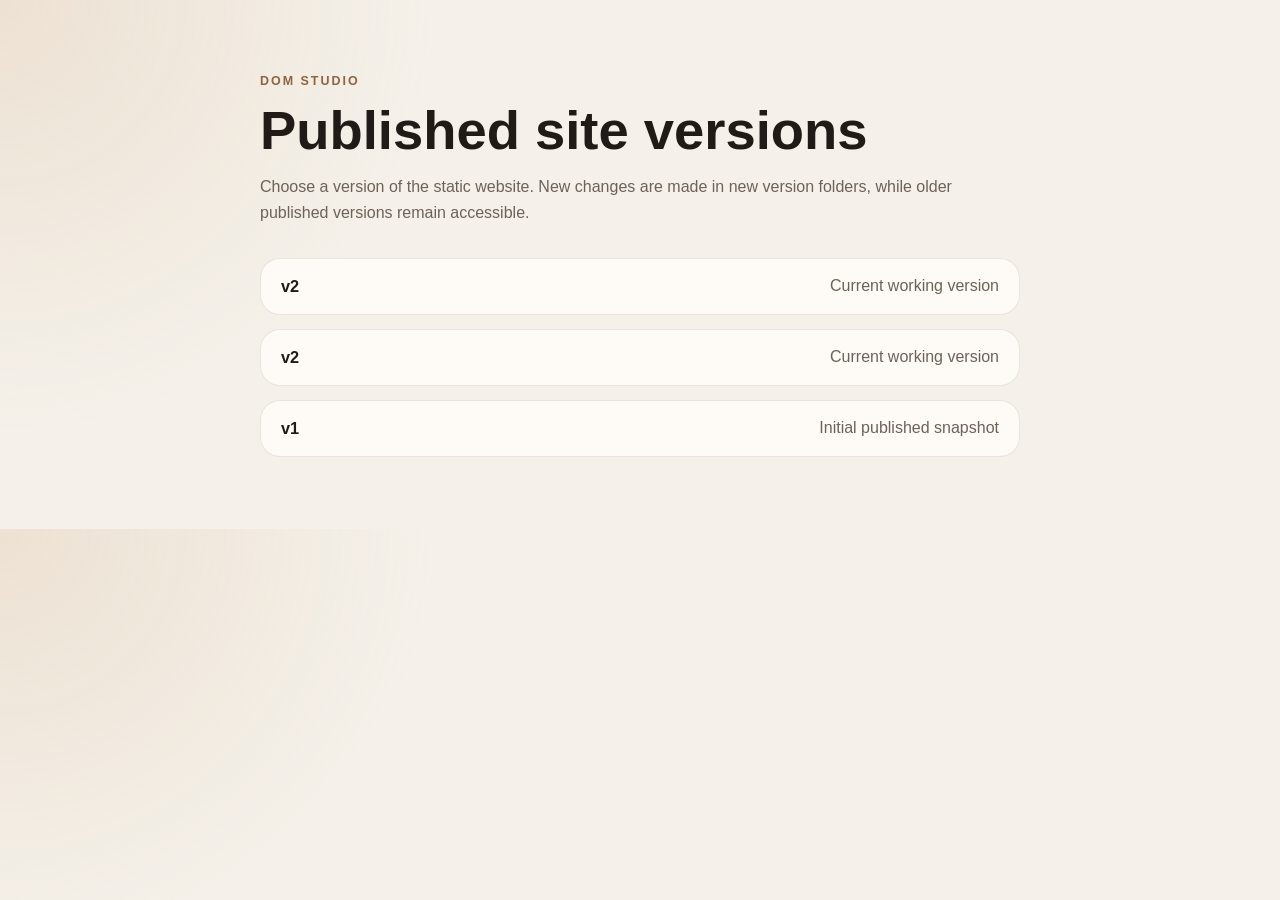
<file: website/index.html>
<!DOCTYPE html>
<html lang="en">
<head>
    <meta charset="utf-8">
    <meta name="viewport" content="width=device-width, initial-scale=1">
    <meta name="robots" content="noindex,follow">
    <title>DOM STUDIO Versions</title>
    <style>
        :root {
            color-scheme: light;
            --bg: #f5f1ea;
            --surface: #fffdf9;
            --text: #201b16;
            --muted: #6c6258;
            --line: rgba(74, 63, 52, 0.12);
            --accent: #c79b69;
        }

        * {
            box-sizing: border-box;
        }

        body {
            margin: 0;
            min-width: 320px;
            font-family: "Segoe UI", sans-serif;
            color: var(--text);
            background:
                radial-gradient(circle at top left, rgba(199, 155, 105, 0.18), transparent 32%),
                var(--bg);
        }

        main {
            width: min(760px, calc(100% - 32px));
            margin: 0 auto;
            padding: 72px 0;
        }

        .eyebrow {
            margin: 0 0 12px;
            color: #8f643e;
            font-size: 0.78rem;
            font-weight: 700;
            letter-spacing: 0.16em;
            text-transform: uppercase;
        }

        h1 {
            margin: 0 0 16px;
            font-size: clamp(2rem, 6vw, 3.4rem);
            line-height: 1;
        }

        p {
            margin: 0;
            color: var(--muted);
            font-size: 1rem;
            line-height: 1.6;
        }

        .version-list {
            display: grid;
            gap: 14px;
            margin: 32px 0 0;
            padding: 0;
            list-style: none;
        }

        .version-list a {
            display: flex;
            justify-content: space-between;
            gap: 16px;
            padding: 18px 20px;
            background: rgba(255, 253, 249, 0.86);
            border: 1px solid var(--line);
            border-radius: 20px;
            color: inherit;
            text-decoration: none;
        }

        .version-list strong {
            font-size: 1.02rem;
        }

        .version-list span {
            color: var(--muted);
            text-align: right;
        }

        .version-list a:hover,
        .version-list a:focus-visible {
            border-color: rgba(199, 155, 105, 0.42);
            outline: none;
        }
    </style>
</head>
<body>
    <main>
        <p class="eyebrow">DOM STUDIO</p>
        <h1>Published site versions</h1>
        <p>Choose a version of the static website. New changes are made in new version folders, while older published versions remain accessible.</p>

        <ul class="version-list">
            <li>
                <a href="./v4/">
                    <strong>v2</strong>
                    <span>Current working version</span>
                </a>
            </li>
            <li>
                <a href="./v2/">
                    <strong>v2</strong>
                    <span>Current working version</span>
                </a>
            </li>
            <li>
                <a href="./v1/">
                    <strong>v1</strong>
                    <span>Initial published snapshot</span>
                </a>
            </li>
        </ul>
    </main>
</body>
</html>
</file>
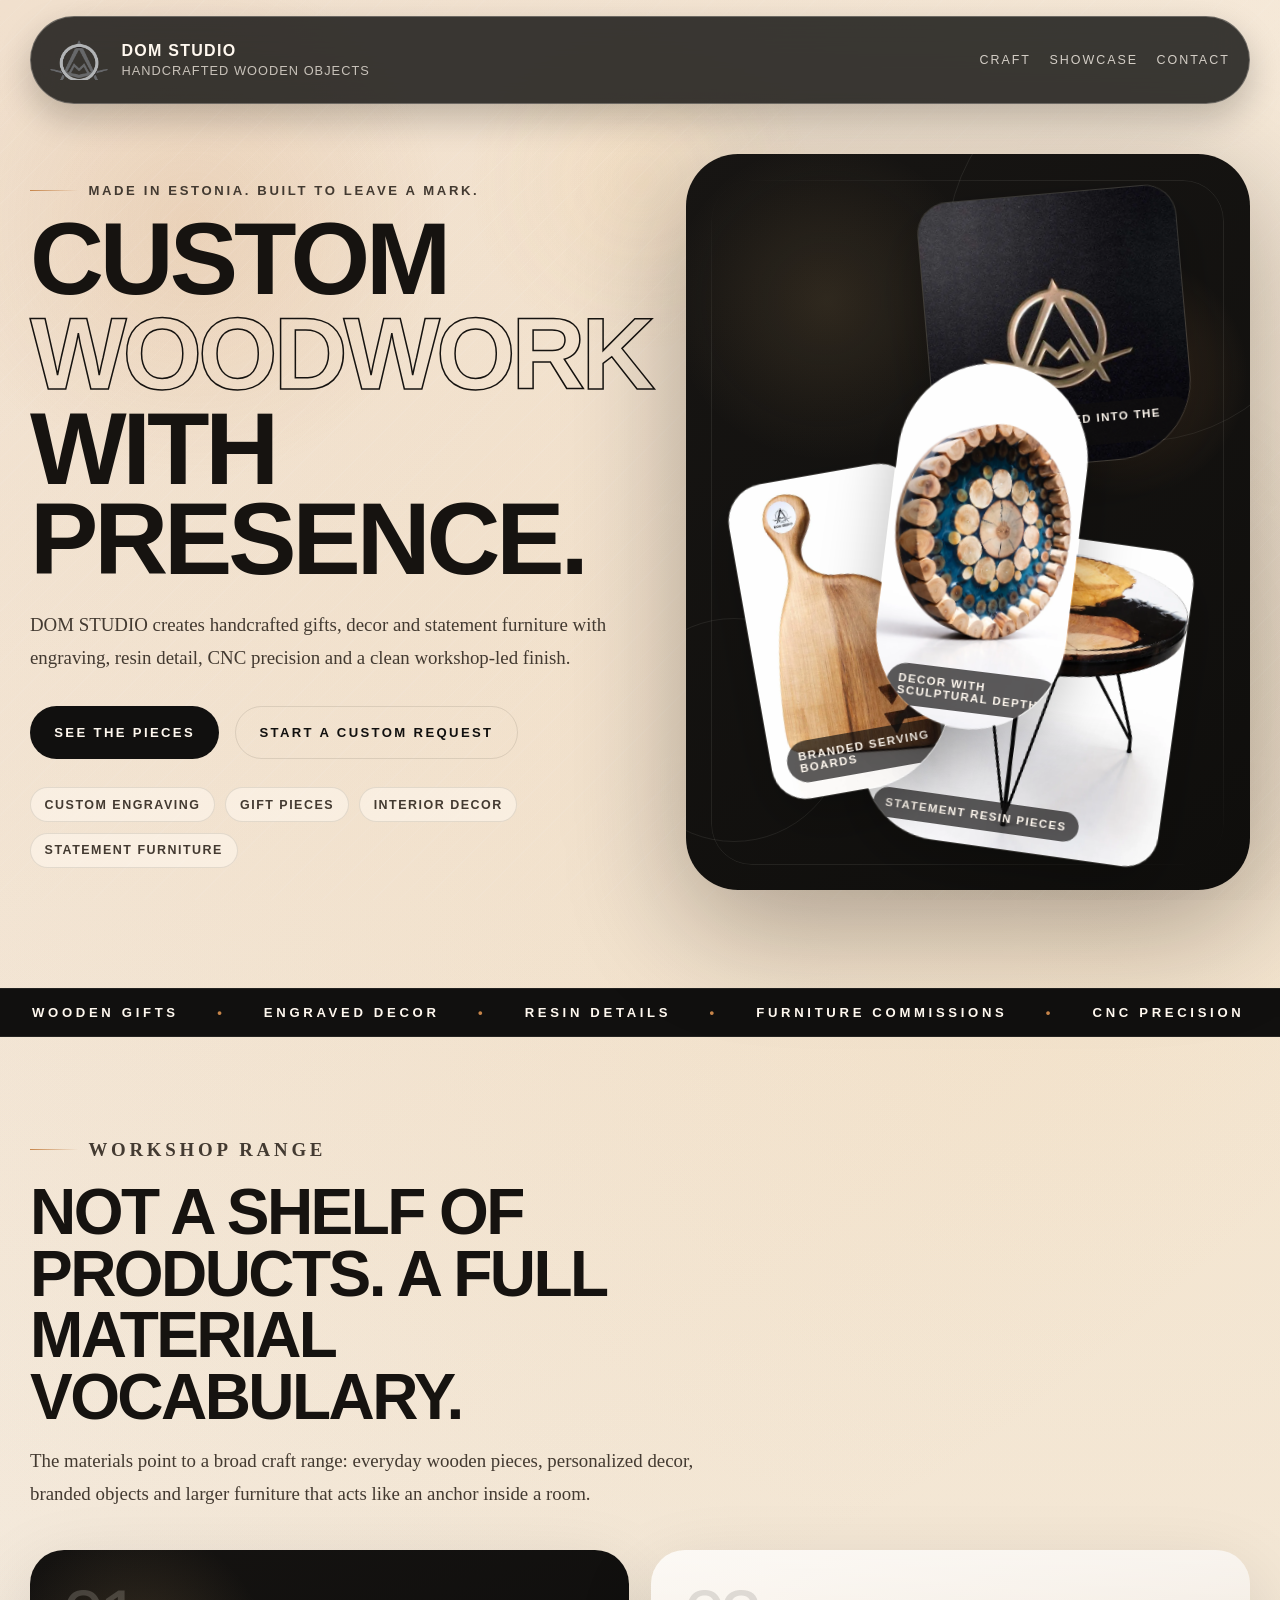
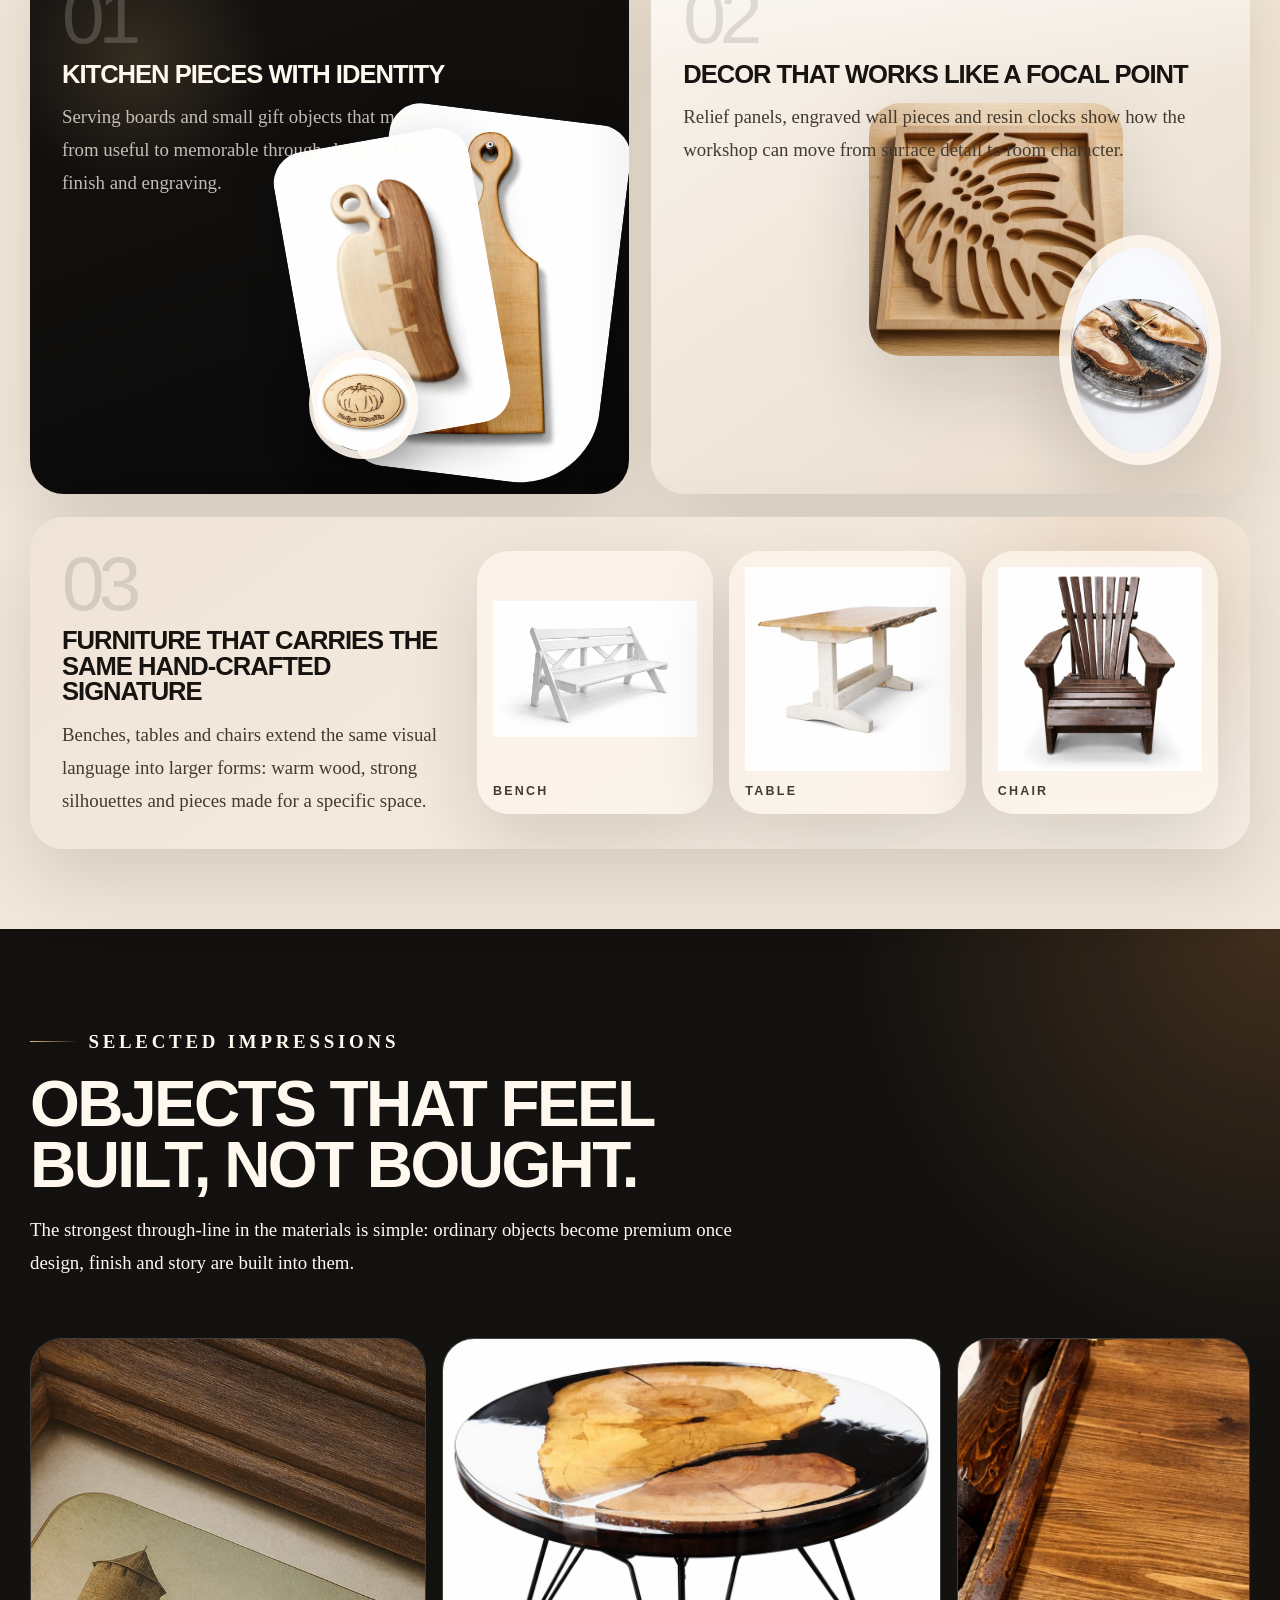
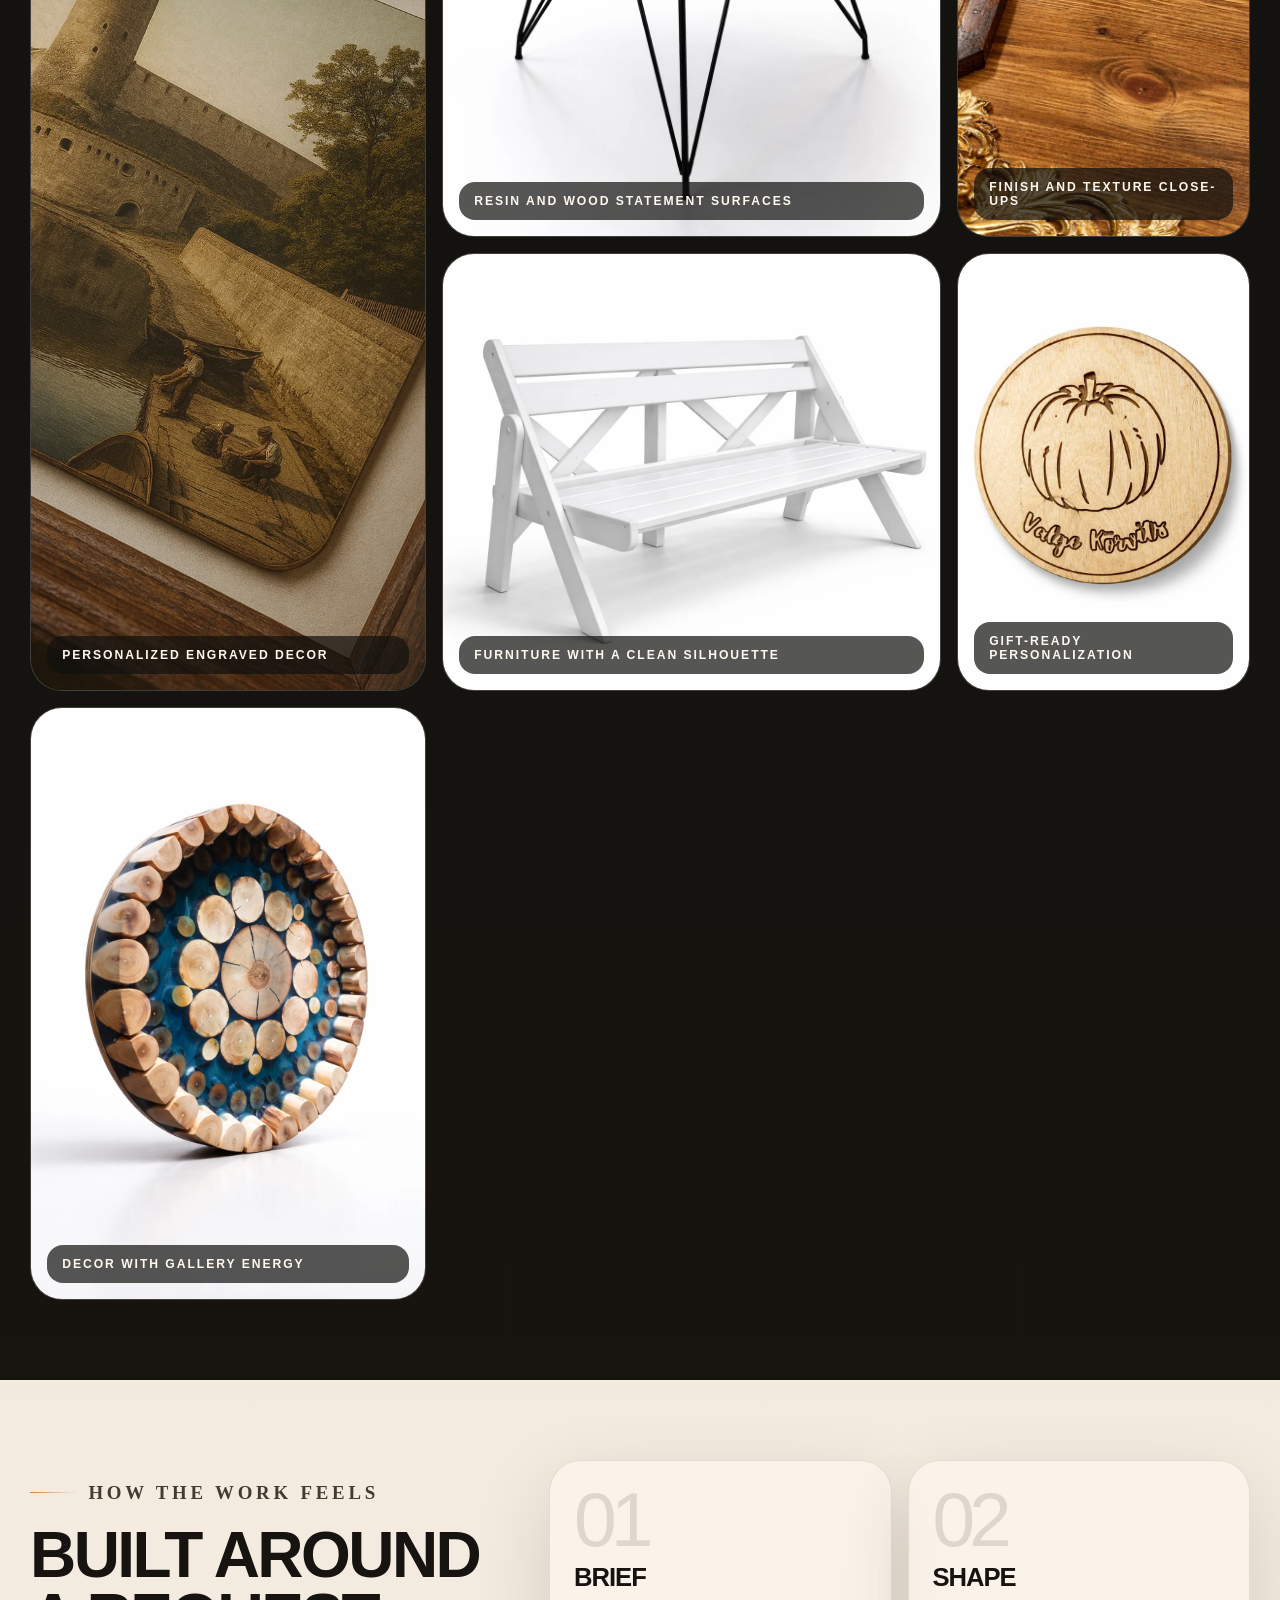
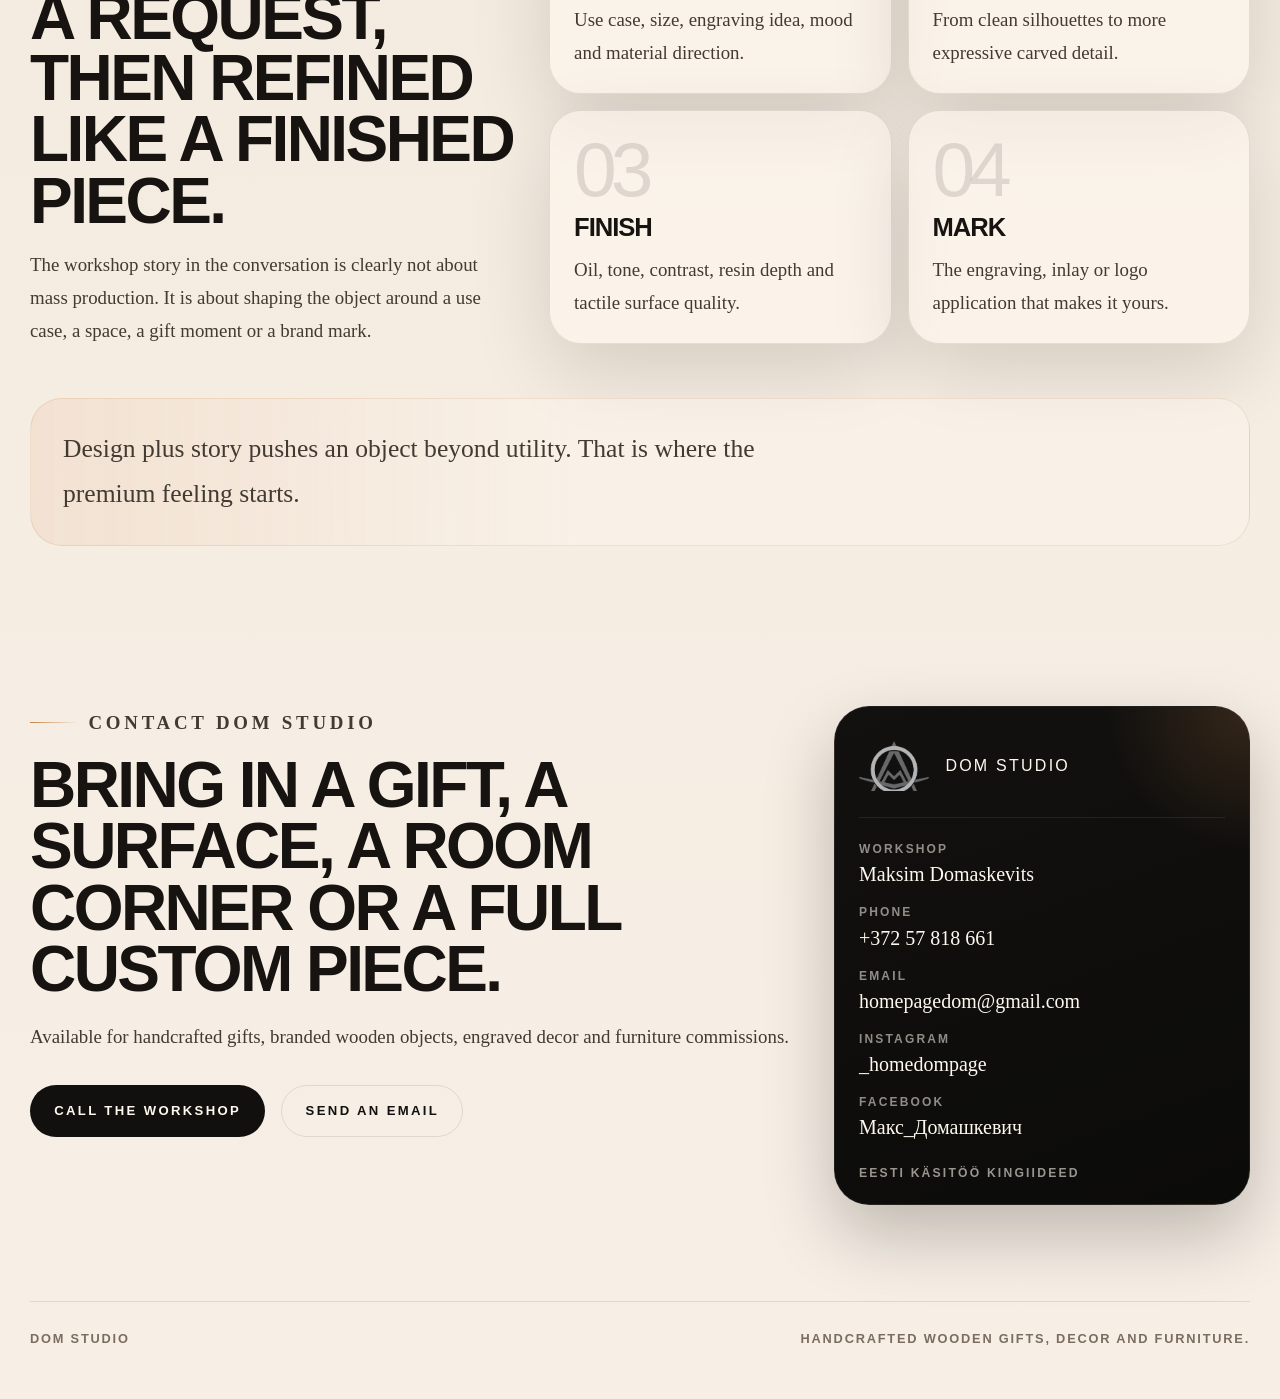
<file: website/v4/index.html>
<!DOCTYPE html>
<html lang="en">
  <head>
    <meta charset="UTF-8" />
    <meta name="viewport" content="width=device-width, initial-scale=1.0" />
    <title>DOM STUDIO | Handcrafted Wooden Objects</title>
    <meta
      name="description"
      content="DOM STUDIO creates handcrafted wooden gifts, decor and statement furniture with engraving, resin details and custom workshop precision."
    />
    <link rel="preload" href="assets/brand-seal.webp" as="image" />
    <link rel="icon" type="image/png" href="assets/favicon.png" />
    <link rel="stylesheet" href="styles.css" />
    <script src="script.js" defer></script>
  </head>
  <body>
    <div class="page-glow" aria-hidden="true"></div>
    <header class="site-header">
      <div class="shell header-shell">
        <a class="brand" href="#top" aria-label="DOM STUDIO home">
          <img src="assets/logo-seal.png" alt="" />
          <span class="brand-copy">
            <strong>DOM STUDIO</strong>
            <small>Handcrafted wooden objects</small>
          </span>
        </a>

        <nav class="site-nav" aria-label="Primary">
          <a href="#craft">Craft</a>
          <a href="#showcase">Showcase</a>
          <a href="#contact">Contact</a>
        </nav>
      </div>
    </header>

    <main id="top">
      <section class="hero section">
        <div class="shell hero-shell">
          <div class="hero-copy reveal is-visible">
            <p class="eyebrow">Made in Estonia. Built to leave a mark.</p>
            <h1>
              <span>Custom</span>
              <span class="outline">woodwork</span>
              <span>with presence.</span>
            </h1>
            <p class="hero-intro">
              DOM STUDIO creates handcrafted gifts, decor and statement
              furniture with engraving, resin detail, CNC precision and a clean
              workshop-led finish.
            </p>

            <div class="hero-actions">
              <a class="button button-primary" href="#showcase"
                >See the pieces</a
              >
              <a
                class="button button-secondary"
                href="mailto:homepagedom@gmail.com"
                >Start a custom request</a
              >
            </div>

            <ul class="hero-tags" aria-label="Workshop specialties">
              <li>custom engraving</li>
              <li>gift pieces</li>
              <li>interior decor</li>
              <li>statement furniture</li>
            </ul>
          </div>

          <div class="hero-stage reveal is-visible" data-stage>
            <div class="hero-stage-orbit" aria-hidden="true"></div>

            <figure class="stage-card stage-card-seal" style="--depth: 0.16; --tilt: -5deg;">
              <img
                src="assets/brand-seal.webp"
                alt="Bronze DOM STUDIO emblem"
                fetchpriority="high"
              />
              <figcaption>Identity, burned into the object</figcaption>
            </figure>

            <figure class="stage-card stage-card-board" style="--depth: 0.3; --tilt: -10deg;">
              <img
                src="assets/board-signature.webp"
                alt="Custom wooden serving board with DOM STUDIO logo"
              />
              <figcaption>Branded serving boards</figcaption>
            </figure>

            <figure class="stage-card stage-card-resin" style="--depth: 0.22; --tilt: 8deg;">
              <img
                src="assets/resin-table.webp"
                alt="Round resin and wood table"
              />
              <figcaption>Statement resin pieces</figcaption>
            </figure>

            <figure class="stage-card stage-card-wall" style="--depth: 0.12; --tilt: 7deg;">
              <img
                src="assets/resin-wall.webp"
                alt="Round wood and resin wall piece"
              />
              <figcaption>Decor with sculptural depth</figcaption>
            </figure>
          </div>
        </div>
      </section>

      <section class="marquee-band" aria-label="Workshop range">
        <div class="marquee-track">
          <span>wooden gifts</span>
          <span>engraved decor</span>
          <span>resin details</span>
          <span>furniture commissions</span>
          <span>cnc precision</span>
          <span>brand marks</span>
          <span>custom sizing</span>
          <span>wooden gifts</span>
          <span>engraved decor</span>
          <span>resin details</span>
          <span>furniture commissions</span>
          <span>cnc precision</span>
        </div>
      </section>

      <section class="section capabilities" id="craft">
        <div class="shell">
          <div class="section-intro reveal">
            <p class="eyebrow">Workshop range</p>
            <h2>Not a shelf of products. A full material vocabulary.</h2>
            <p>
              The materials point to a broad craft range: everyday wooden
              pieces, personalized decor, branded objects and larger furniture
              that acts like an anchor inside a room.
            </p>
          </div>

          <div class="capability-grid">
            <article class="capability capability-dark reveal">
              <div class="capability-copy">
                <span class="capability-number">01</span>
                <h3>Kitchen pieces with identity</h3>
                <p>
                  Serving boards and small gift objects that move from useful to
                  memorable through shape, inlay, finish and engraving.
                </p>
              </div>

              <div class="boards-stack">
                <img
                  class="boards-stack-main"
                  src="assets/board-contrast.webp"
                  alt="Two-tone wooden serving board"
                  loading="lazy"
                />
                <img
                  class="boards-stack-top"
                  src="assets/board-curve.webp"
                  alt="Curved wooden serving board"
                  loading="lazy"
                />
                <img
                  class="boards-stack-token"
                  src="assets/engraved-token.webp"
                  alt="Engraved seasonal wooden token"
                  loading="lazy"
                />
              </div>
            </article>

            <article class="capability capability-light reveal">
              <div class="capability-copy">
                <span class="capability-number">02</span>
                <h3>Decor that works like a focal point</h3>
                <p>
                  Relief panels, engraved wall pieces and resin clocks show how
                  the workshop can move from surface detail to room character.
                </p>
              </div>

              <div class="decor-showcase">
                <img
                  class="decor-showcase-main"
                  src="assets/panel-monstera.webp"
                  alt="Monstera-inspired carved wood decor panel"
                  loading="lazy"
                />
                <img
                  class="decor-showcase-accent"
                  src="assets/clock-resin.webp"
                  alt="Round resin clock with natural wood grain"
                  loading="lazy"
                />
              </div>
            </article>

            <article class="capability capability-wide reveal">
              <div class="capability-copy capability-copy-wide">
                <span class="capability-number">03</span>
                <h3>Furniture that carries the same hand-crafted signature</h3>
                <p>
                  Benches, tables and chairs extend the same visual language
                  into larger forms: warm wood, strong silhouettes and pieces
                  made for a specific space.
                </p>
              </div>

              <div class="furniture-lineup">
                <figure>
                  <img
                    src="assets/white-bench.webp"
                    alt="White wooden bench"
                    loading="lazy"
                  />
                  <figcaption>Bench</figcaption>
                </figure>
                <figure>
                  <img
                    src="assets/farm-table.webp"
                    alt="Large wooden table with live edge"
                    loading="lazy"
                  />
                  <figcaption>Table</figcaption>
                </figure>
                <figure>
                  <img
                    src="assets/chair-front.webp"
                    alt="Dark wooden chair"
                    loading="lazy"
                  />
                  <figcaption>Chair</figcaption>
                </figure>
              </div>
            </article>
          </div>
        </div>
      </section>

      <section class="section showcase" id="showcase">
        <div class="shell showcase-shell">
          <div class="section-intro section-intro-light reveal">
            <p class="eyebrow">Selected impressions</p>
            <h2>Objects that feel built, not bought.</h2>
            <p>
              The strongest through-line in the materials is simple: ordinary
              objects become premium once design, finish and story are built
              into them.
            </p>
          </div>

          <div class="mosaic-grid">
            <figure class="mosaic-card mosaic-tall reveal">
              <img
                src="assets/engraved-landmark.webp"
                alt="Engraved framed city landmark on wood"
                loading="lazy"
              />
              <figcaption>Personalized engraved decor</figcaption>
            </figure>

            <figure class="mosaic-card mosaic-wide reveal">
              <img
                src="assets/resin-table.webp"
                alt="Round wood and resin table"
                loading="lazy"
              />
              <figcaption>Resin and wood statement surfaces</figcaption>
            </figure>

            <figure class="mosaic-card mosaic-detail reveal">
              <img
                src="assets/wood-detail.webp"
                alt="Detailed wood and carved ornament surface"
                loading="lazy"
              />
              <figcaption>Finish and texture close-ups</figcaption>
            </figure>

            <figure class="mosaic-card mosaic-mid reveal">
              <img
                src="assets/white-bench.webp"
                alt="Minimal white wooden bench"
                loading="lazy"
              />
              <figcaption>Furniture with a clean silhouette</figcaption>
            </figure>

            <figure class="mosaic-card mosaic-small reveal">
              <img
                src="assets/engraved-token.webp"
                alt="Round engraved wooden token with pumpkin motif"
                loading="lazy"
              />
              <figcaption>Gift-ready personalization</figcaption>
            </figure>

            <figure class="mosaic-card mosaic-round reveal">
              <img
                src="assets/resin-wall.webp"
                alt="Round wood-and-resin wall decor"
                loading="lazy"
              />
              <figcaption>Decor with gallery energy</figcaption>
            </figure>
          </div>
        </div>
      </section>

      <section class="section process">
        <div class="shell">
          <div class="process-layout">
            <div class="section-intro reveal">
              <p class="eyebrow">How the work feels</p>
              <h2>Built around a request, then refined like a finished piece.</h2>
              <p>
                The workshop story in the conversation is clearly not about
                mass production. It is about shaping the object around a use
                case, a space, a gift moment or a brand mark.
              </p>
            </div>

            <div class="process-grid">
              <article class="process-card reveal">
                <span>01</span>
                <h3>Brief</h3>
                <p>Use case, size, engraving idea, mood and material direction.</p>
              </article>

              <article class="process-card reveal">
                <span>02</span>
                <h3>Shape</h3>
                <p>From clean silhouettes to more expressive carved detail.</p>
              </article>

              <article class="process-card reveal">
                <span>03</span>
                <h3>Finish</h3>
                <p>Oil, tone, contrast, resin depth and tactile surface quality.</p>
              </article>

              <article class="process-card reveal">
                <span>04</span>
                <h3>Mark</h3>
                <p>The engraving, inlay or logo application that makes it yours.</p>
              </article>
            </div>
          </div>

          <div class="manifesto reveal">
            <p>
              Design plus story pushes an object beyond utility. That is where
              the premium feeling starts.
            </p>
          </div>
        </div>
      </section>

      <section class="section contact" id="contact">
        <div class="shell contact-shell">
          <div class="contact-copy reveal">
            <p class="eyebrow">Contact DOM STUDIO</p>
            <h2>Bring in a gift, a surface, a room corner or a full custom piece.</h2>
            <p>
              Available for handcrafted gifts, branded wooden objects, engraved
              decor and furniture commissions.
            </p>

            <div class="hero-actions">
              <a class="button button-primary" href="tel:+37257818661"
                >Call the workshop</a
              >
              <a class="button button-secondary" href="mailto:homepagedom@gmail.com"
                >Send an email</a
              >
            </div>
          </div>

          <aside class="contact-card reveal">
            <div class="contact-card-top">
              <img src="assets/logo-seal.png" alt="" />
              <p>DOM STUDIO</p>
            </div>

            <dl class="contact-list">
              <div>
                <dt>Workshop</dt>
                <dd>Maksim Domaskevits</dd>
              </div>
              <div>
                <dt>Phone</dt>
                <dd><a href="tel:+37257818661">+372 57 818 661</a></dd>
              </div>
              <div>
                <dt>Email</dt>
                <dd>
                  <a href="mailto:homepagedom@gmail.com">homepagedom@gmail.com</a>
                </dd>
              </div>
              <div>
                <dt>Instagram</dt>
                <dd>_homedompage</dd>
              </div>
              <div>
                <dt>Facebook</dt>
                <dd>Макс_Домашкевич</dd>
              </div>
            </dl>

            <p class="contact-note">Eesti käsitöö kingiideed</p>
          </aside>
        </div>
      </section>
    </main>

    <footer class="site-footer">
      <div class="shell footer-shell">
        <p>DOM STUDIO</p>
        <p>Handcrafted wooden gifts, decor and furniture.</p>
      </div>
    </footer>
  </body>
</html>
</file>
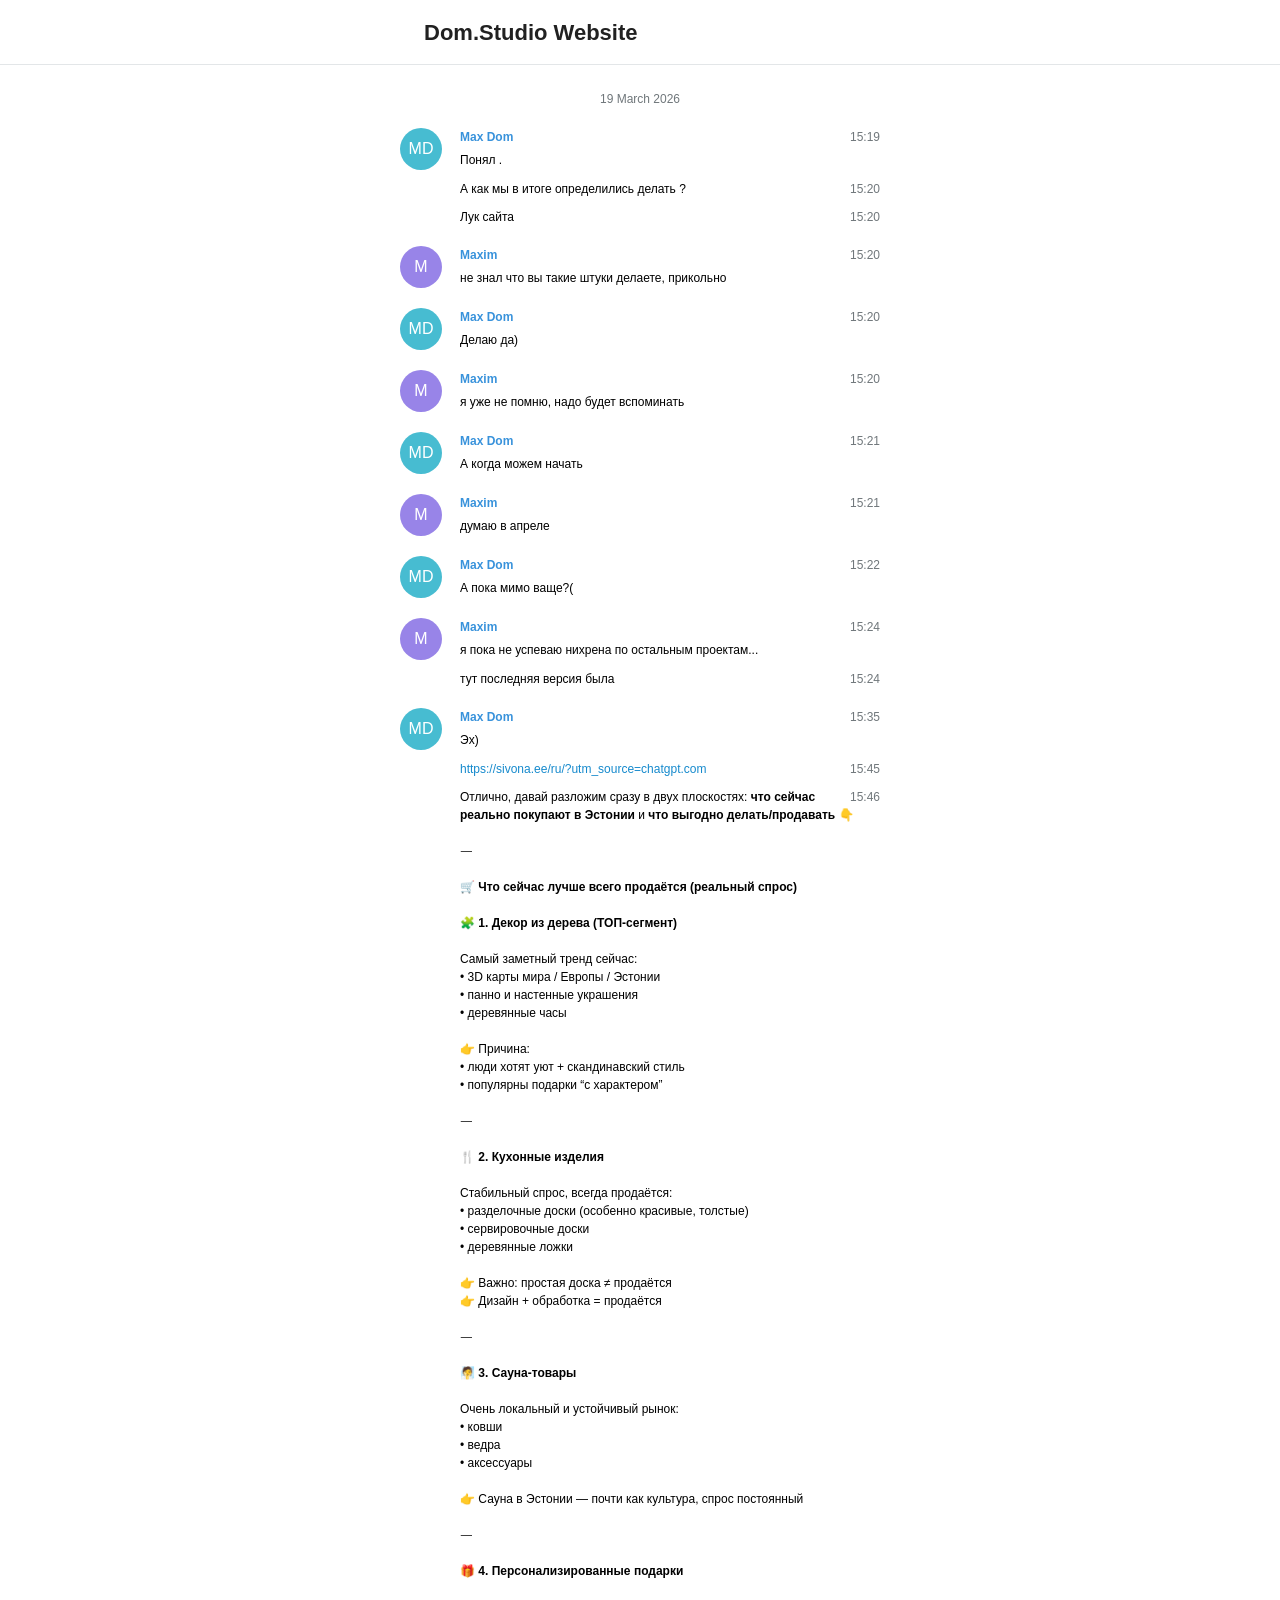
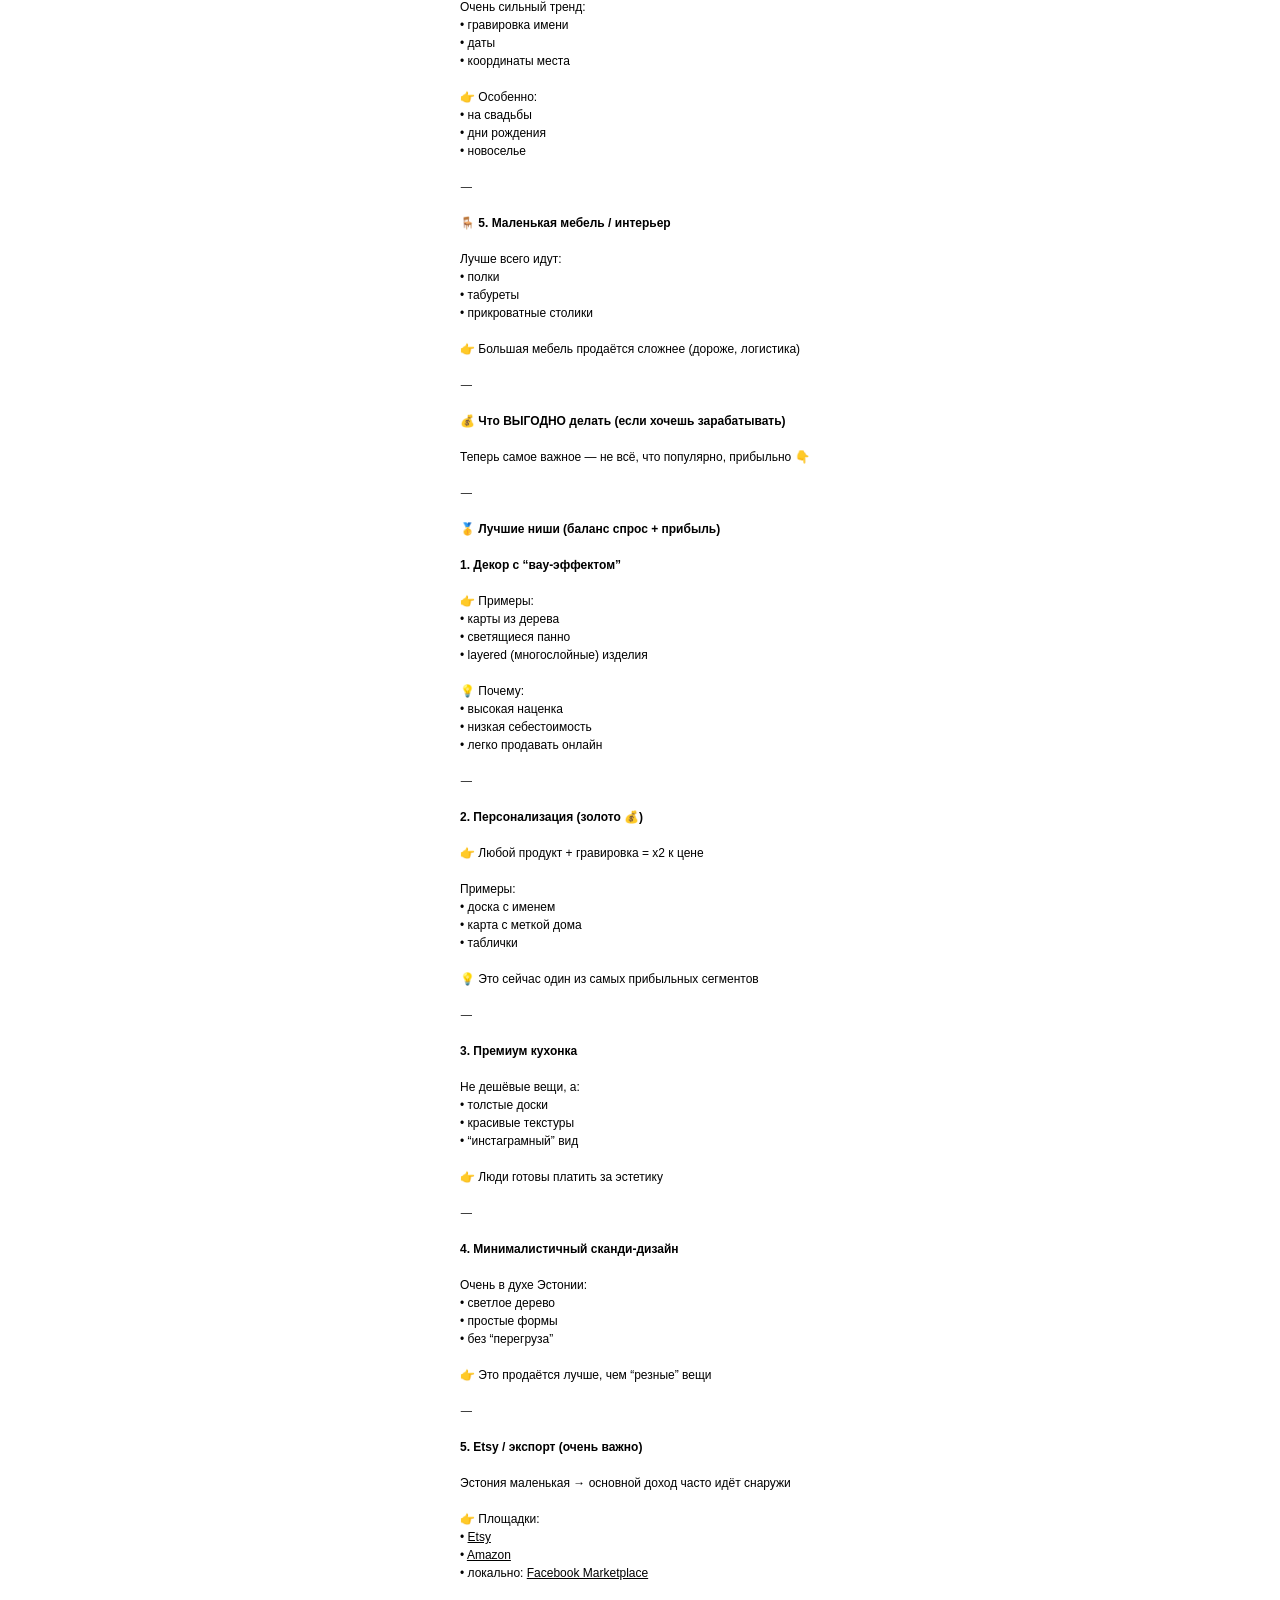
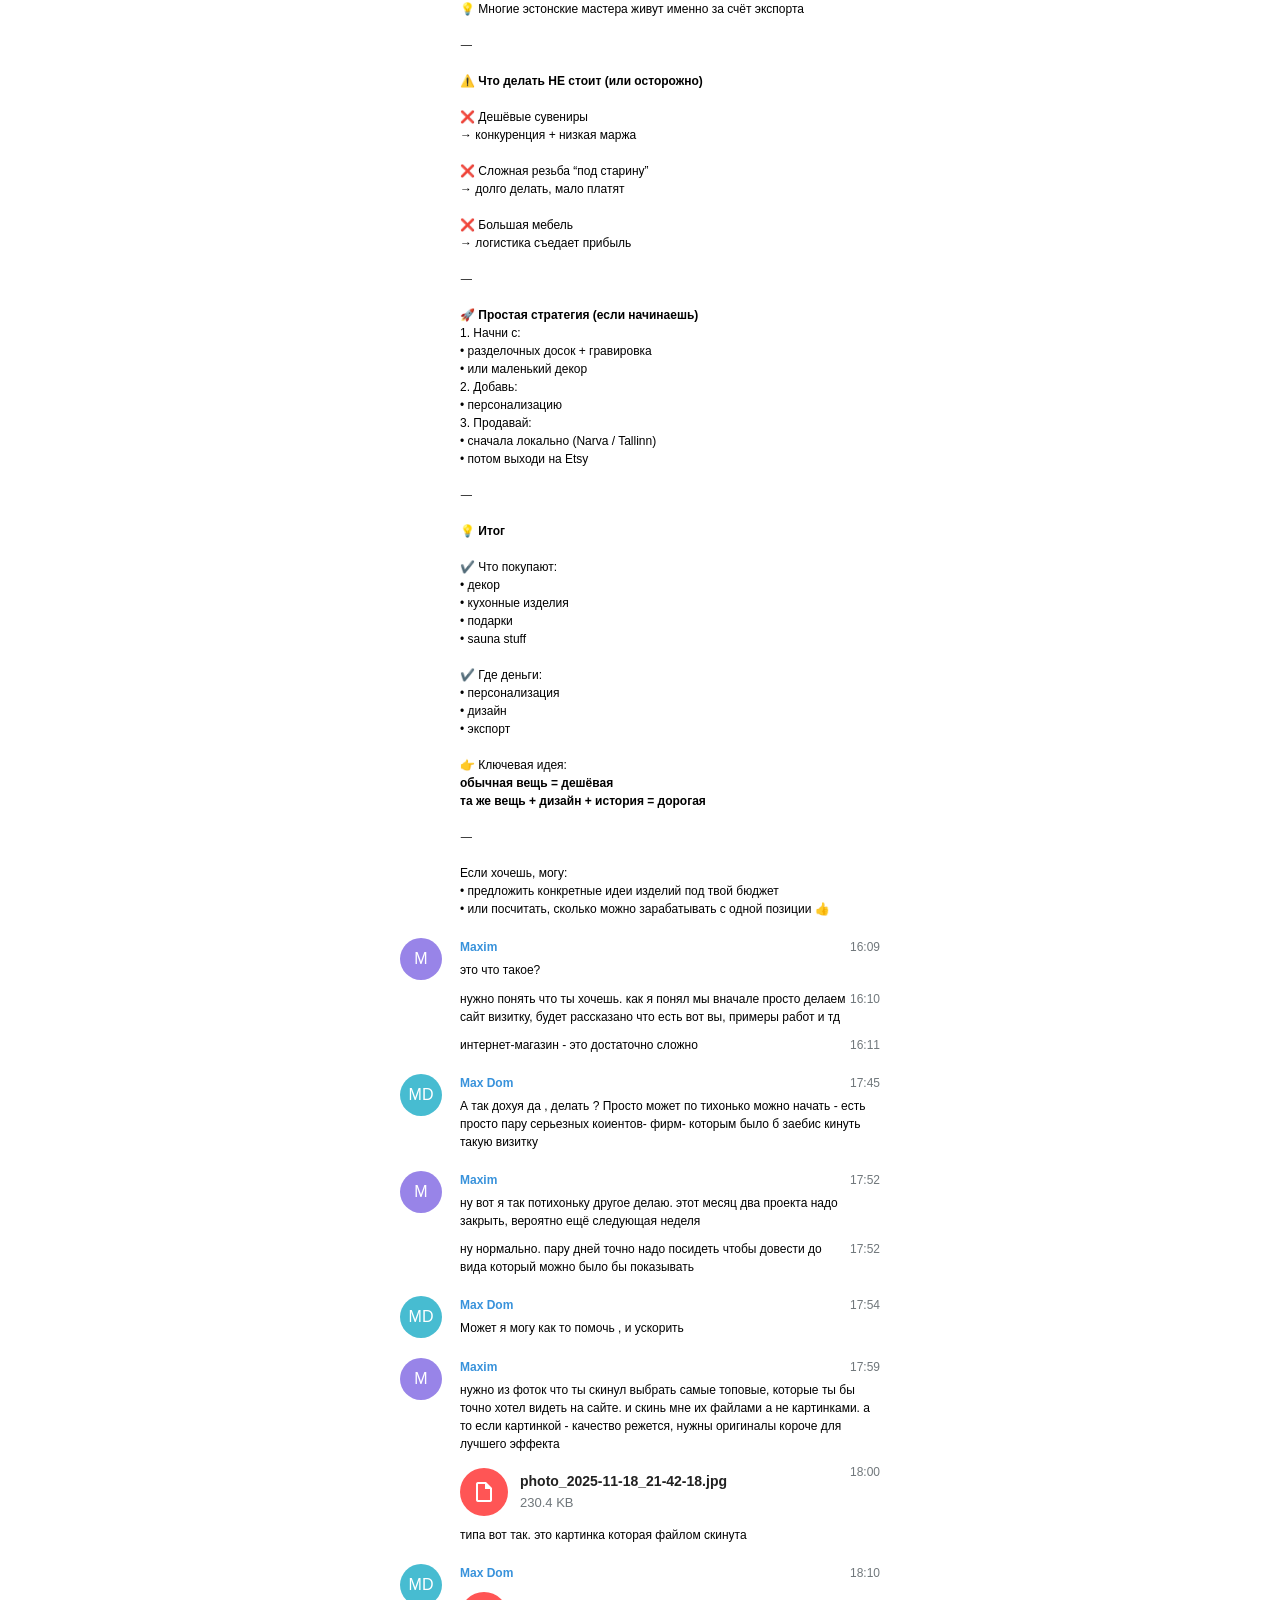
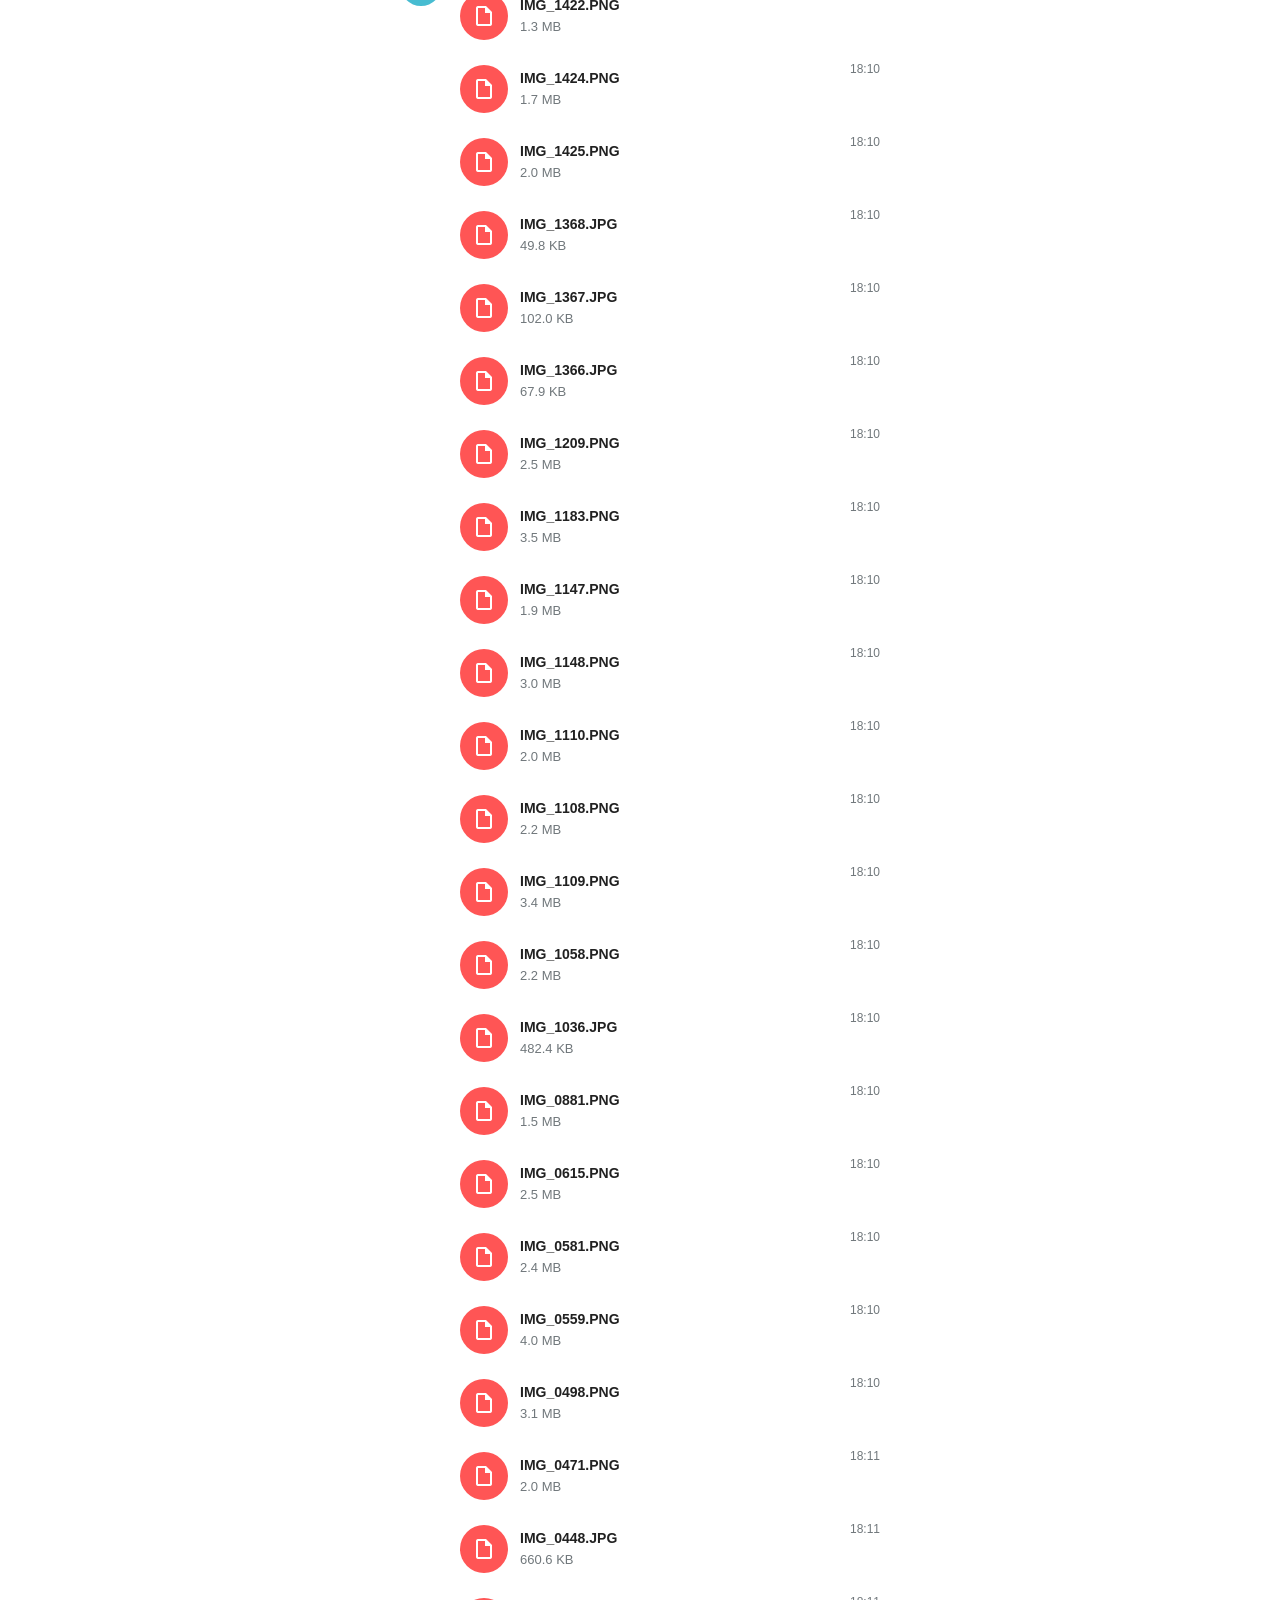
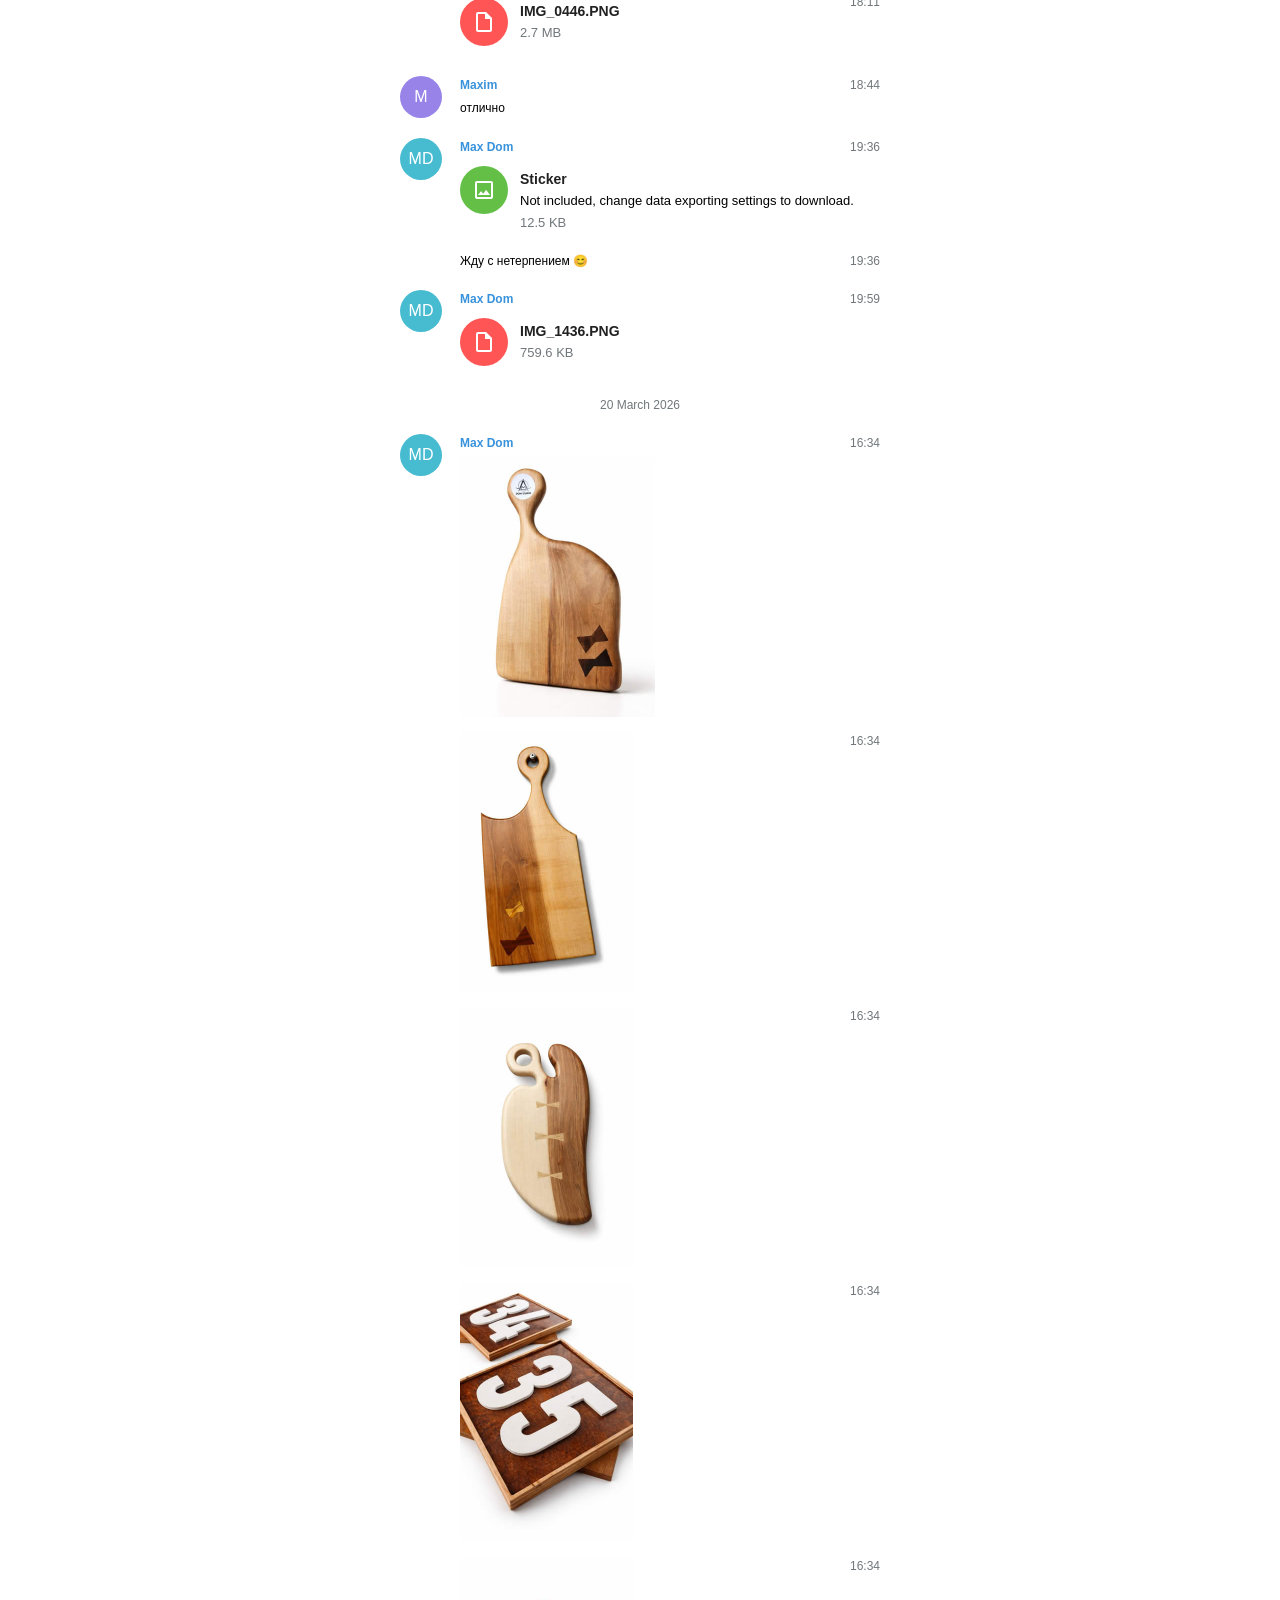
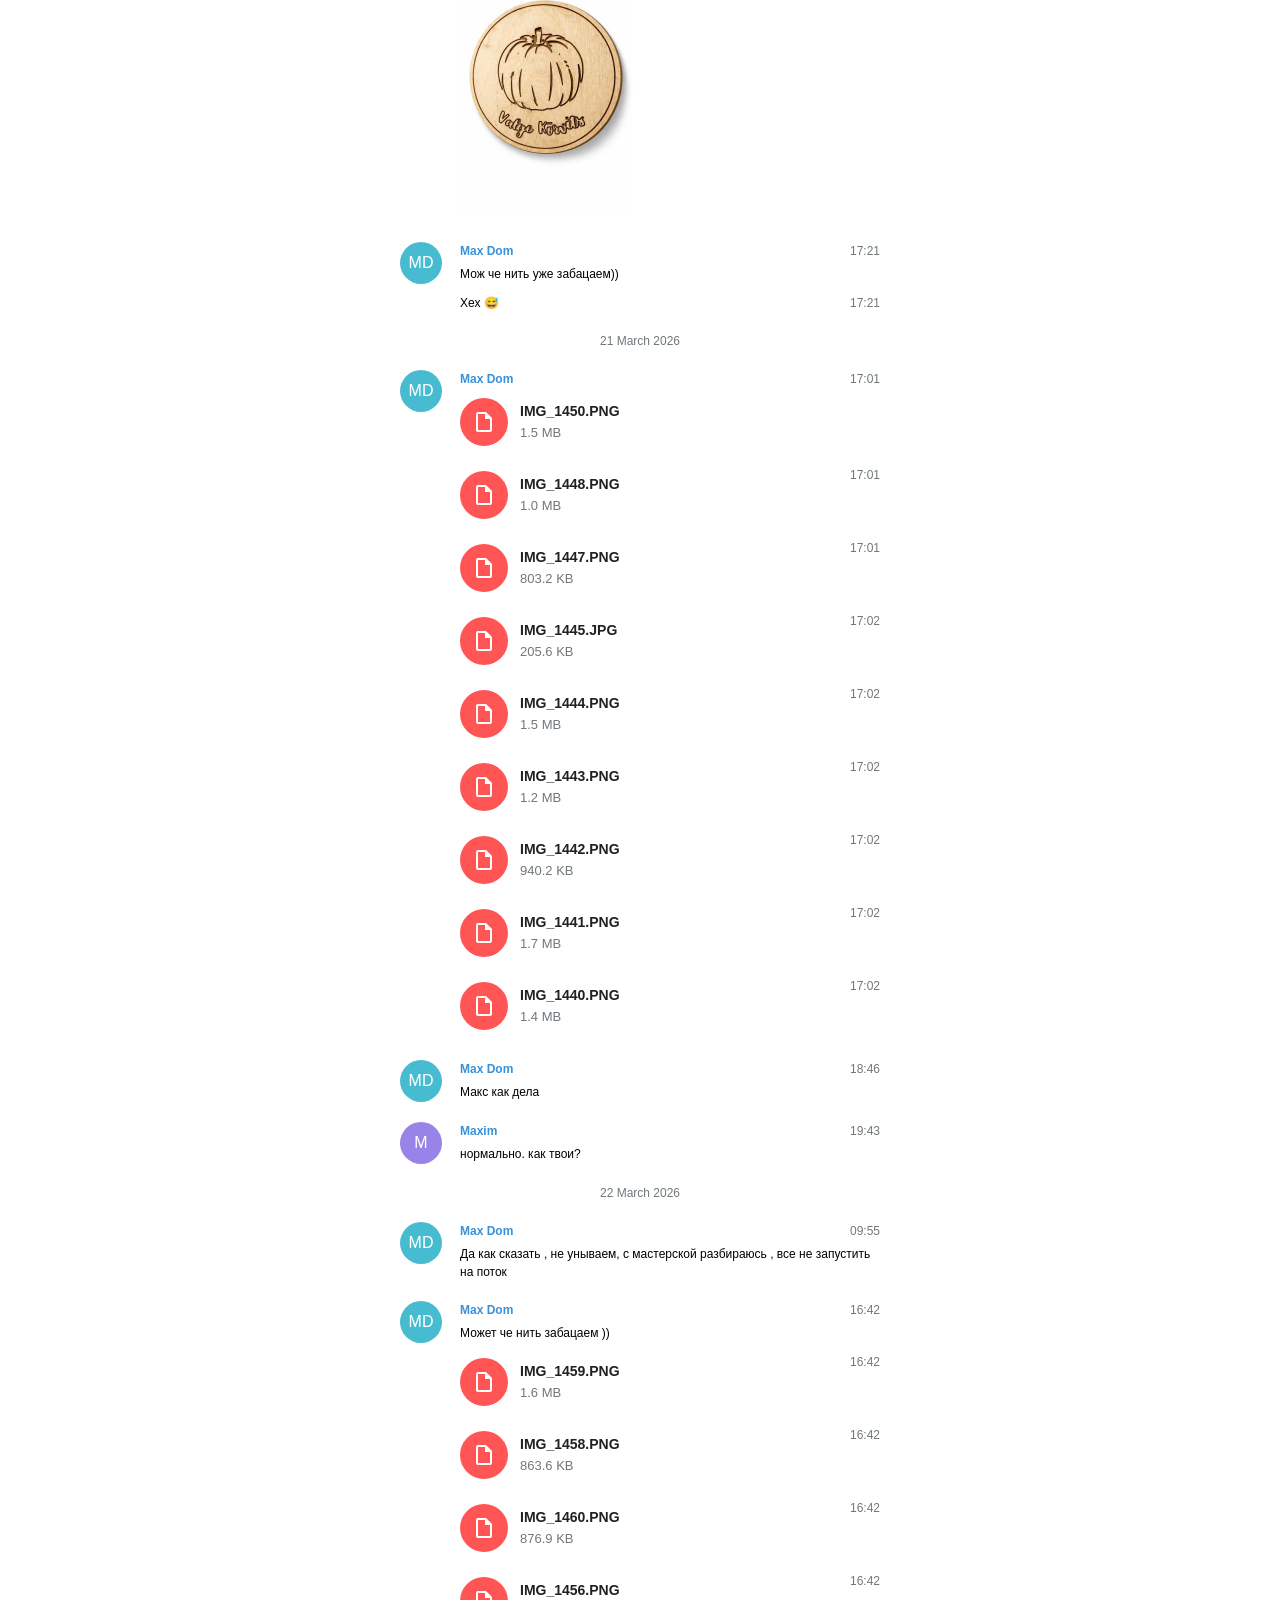
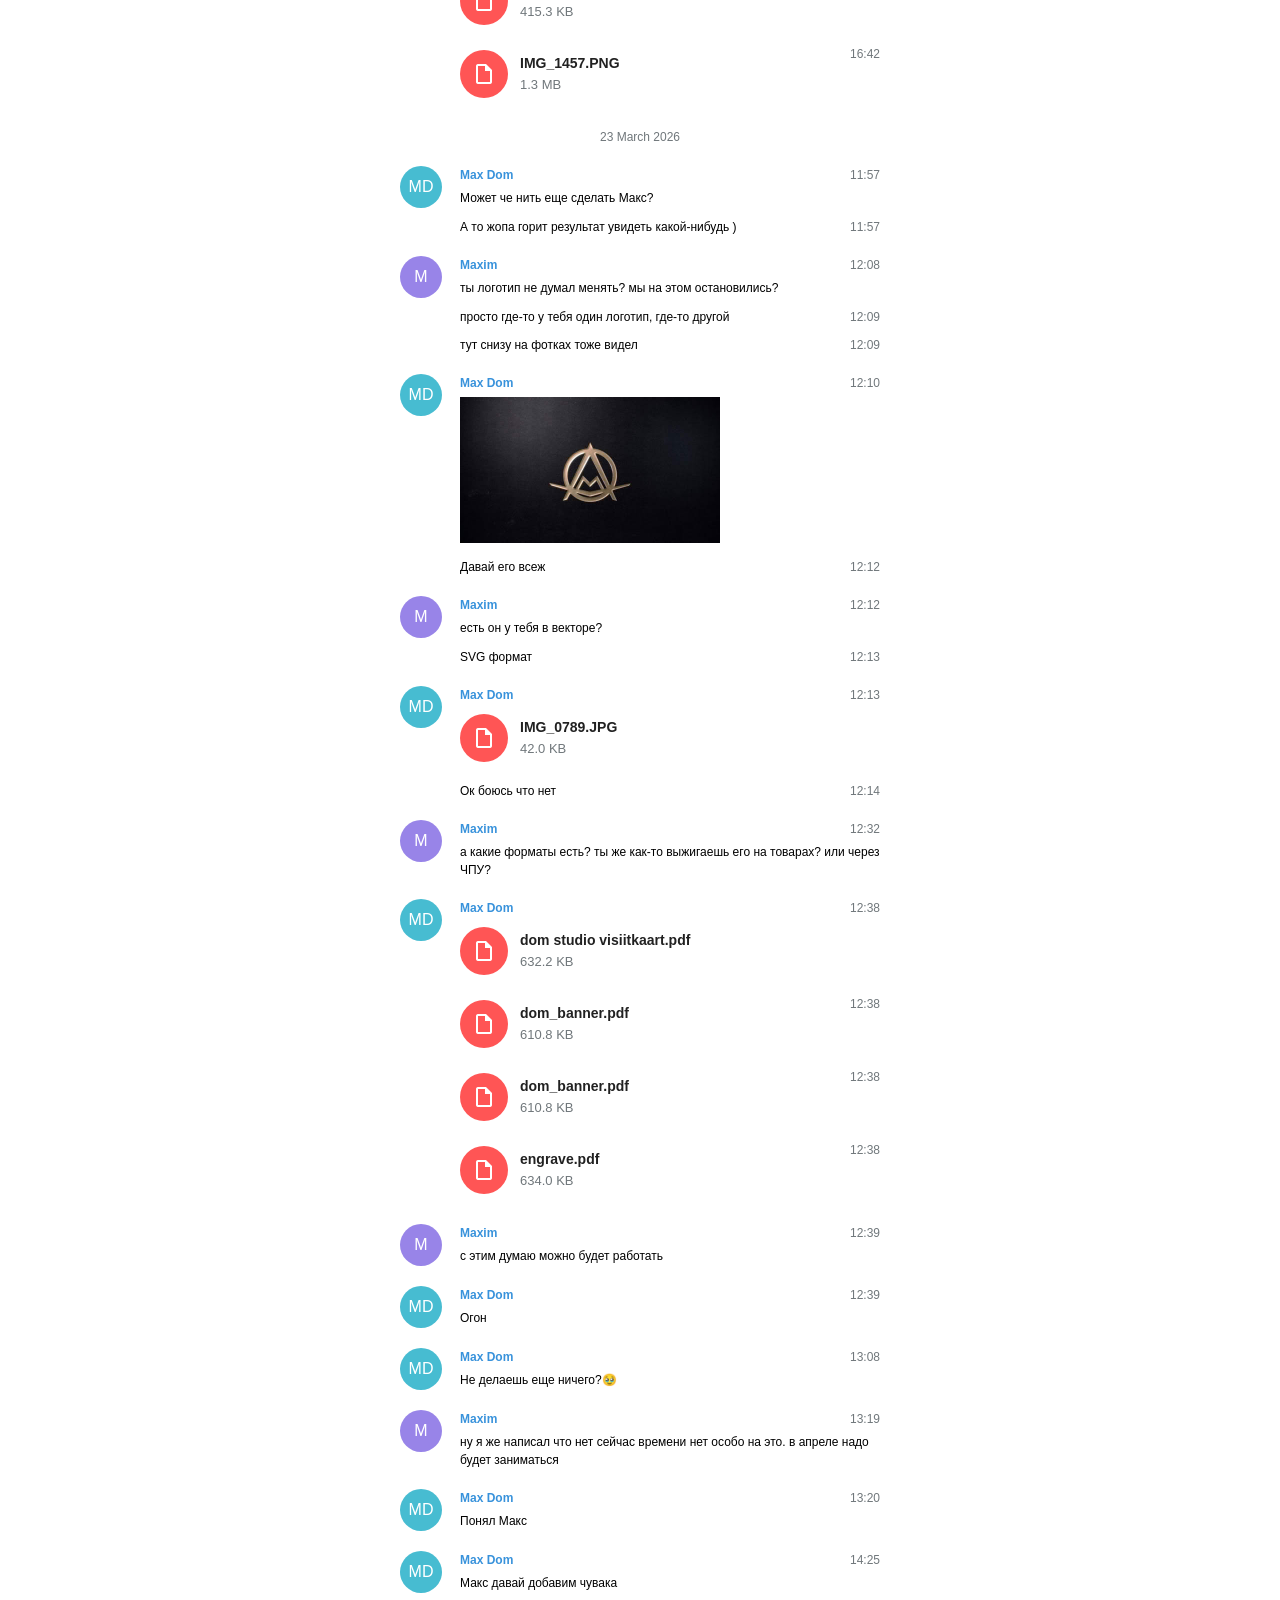
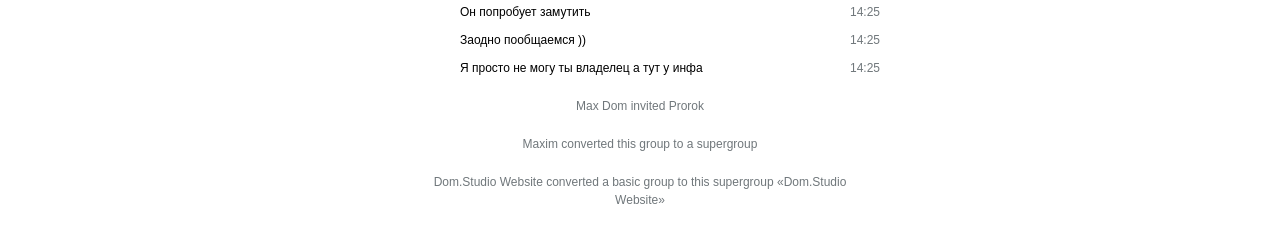
<file: conversation/messages.html>
<!DOCTYPE html>
<html>

 <head>

  <meta charset="utf-8"/>
<title>Exported Data</title>
  <meta content="width=device-width, initial-scale=1.0" name="viewport"/>

  <link href="css/style.css" rel="stylesheet"/>

  <script src="js/script.js" type="text/javascript">

  </script>

 </head>

 <body onload="CheckLocation();">

  <div class="page_wrap">

   <div class="page_header">

    <div class="content">

     <div class="text bold">
Dom.Studio Website 
     </div>

    </div>

   </div>

   <div class="page_body chat_page">

    <div class="history">

     <div class="message service" id="message-1">

      <div class="body details">
19 March 2026
      </div>

     </div>

     <div class="message default clearfix" id="message-999938189">

      <div class="pull_left userpic_wrap">

       <div class="userpic userpic7" style="width: 42px; height: 42px">

        <div class="initials" style="line-height: 42px">
MD
        </div>

       </div>

      </div>

      <div class="body">

       <div class="pull_right date details" title="19.03.2026 15:19:46 UTC+02:00">
15:19
       </div>

       <div class="from_name">
Max Dom
       </div>

       <div class="text">
Понял .
       </div>

      </div>

     </div>

     <div class="message default clearfix joined" id="message-999938188">

      <div class="body">

       <div class="pull_right date details" title="19.03.2026 15:20:02 UTC+02:00">
15:20
       </div>

       <div class="text">
А как мы в  итоге определились делать ?
       </div>

      </div>

     </div>

     <div class="message default clearfix joined" id="message-999938187">

      <div class="body">

       <div class="pull_right date details" title="19.03.2026 15:20:12 UTC+02:00">
15:20
       </div>

       <div class="text">
Лук сайта
       </div>

      </div>

     </div>

     <div class="message default clearfix" id="message-999938186">

      <div class="pull_left userpic_wrap">

       <div class="userpic userpic5" style="width: 42px; height: 42px">

        <div class="initials" style="line-height: 42px">
M
        </div>

       </div>

      </div>

      <div class="body">

       <div class="pull_right date details" title="19.03.2026 15:20:12 UTC+02:00">
15:20
       </div>

       <div class="from_name">
Maxim 
       </div>

       <div class="text">
не знал что вы такие штуки делаете, прикольно
       </div>

      </div>

     </div>

     <div class="message default clearfix" id="message-999938185">

      <div class="pull_left userpic_wrap">

       <div class="userpic userpic7" style="width: 42px; height: 42px">

        <div class="initials" style="line-height: 42px">
MD
        </div>

       </div>

      </div>

      <div class="body">

       <div class="pull_right date details" title="19.03.2026 15:20:19 UTC+02:00">
15:20
       </div>

       <div class="from_name">
Max Dom
       </div>

       <div class="text">
Делаю да)
       </div>

      </div>

     </div>

     <div class="message default clearfix" id="message-999938184">

      <div class="pull_left userpic_wrap">

       <div class="userpic userpic5" style="width: 42px; height: 42px">

        <div class="initials" style="line-height: 42px">
M
        </div>

       </div>

      </div>

      <div class="body">

       <div class="pull_right date details" title="19.03.2026 15:20:58 UTC+02:00">
15:20
       </div>

       <div class="from_name">
Maxim 
       </div>

       <div class="text">
я уже не помню, надо будет вспоминать
       </div>

      </div>

     </div>

     <div class="message default clearfix" id="message-999938183">

      <div class="pull_left userpic_wrap">

       <div class="userpic userpic7" style="width: 42px; height: 42px">

        <div class="initials" style="line-height: 42px">
MD
        </div>

       </div>

      </div>

      <div class="body">

       <div class="pull_right date details" title="19.03.2026 15:21:36 UTC+02:00">
15:21
       </div>

       <div class="from_name">
Max Dom
       </div>

       <div class="text">
А когда можем начать
       </div>

      </div>

     </div>

     <div class="message default clearfix" id="message-999938182">

      <div class="pull_left userpic_wrap">

       <div class="userpic userpic5" style="width: 42px; height: 42px">

        <div class="initials" style="line-height: 42px">
M
        </div>

       </div>

      </div>

      <div class="body">

       <div class="pull_right date details" title="19.03.2026 15:21:53 UTC+02:00">
15:21
       </div>

       <div class="from_name">
Maxim 
       </div>

       <div class="text">
думаю в апреле
       </div>

      </div>

     </div>

     <div class="message default clearfix" id="message-999938181">

      <div class="pull_left userpic_wrap">

       <div class="userpic userpic7" style="width: 42px; height: 42px">

        <div class="initials" style="line-height: 42px">
MD
        </div>

       </div>

      </div>

      <div class="body">

       <div class="pull_right date details" title="19.03.2026 15:22:46 UTC+02:00">
15:22
       </div>

       <div class="from_name">
Max Dom
       </div>

       <div class="text">
А пока мимо ваще?(
       </div>

      </div>

     </div>

     <div class="message default clearfix" id="message-999938180">

      <div class="pull_left userpic_wrap">

       <div class="userpic userpic5" style="width: 42px; height: 42px">

        <div class="initials" style="line-height: 42px">
M
        </div>

       </div>

      </div>

      <div class="body">

       <div class="pull_right date details" title="19.03.2026 15:24:13 UTC+02:00">
15:24
       </div>

       <div class="from_name">
Maxim 
       </div>

       <div class="text">
я пока не успеваю нихрена по остальным проектам...
       </div>

      </div>

     </div>

     <div class="message default clearfix joined" id="message-999938179">

      <div class="body">

       <div class="pull_right date details" title="19.03.2026 15:24:29 UTC+02:00">
15:24
       </div>

       <div class="text">
тут последняя версия была
       </div>

      </div>

     </div>

     <div class="message default clearfix" id="message-999938178">

      <div class="pull_left userpic_wrap">

       <div class="userpic userpic7" style="width: 42px; height: 42px">

        <div class="initials" style="line-height: 42px">
MD
        </div>

       </div>

      </div>

      <div class="body">

       <div class="pull_right date details" title="19.03.2026 15:35:44 UTC+02:00">
15:35
       </div>

       <div class="from_name">
Max Dom
       </div>

       <div class="text">
Эх)
       </div>

      </div>

     </div>

     <div class="message default clearfix joined" id="message-999938177">

      <div class="body">

       <div class="pull_right date details" title="19.03.2026 15:45:44 UTC+02:00">
15:45
       </div>

       <div class="text">
<a href="https://sivona.ee/ru/?utm_source=chatgpt.com">https://sivona.ee/ru/?utm_source=chatgpt.com</a>
       </div>

      </div>

     </div>

     <div class="message default clearfix joined" id="message-999938176">

      <div class="body">

       <div class="pull_right date details" title="19.03.2026 15:46:56 UTC+02:00">
15:46
       </div>

       <div class="text">
Отлично, давай разложим сразу в двух плоскостях: <strong>что сейчас реально покупают в Эстонии</strong> и <strong>что выгодно делать/продавать</strong> 👇<br><br>⸻<br><br><strong>🛒 Что сейчас лучше всего продаётся (реальный спрос)</strong><br><br><strong>🧩 1. Декор из дерева (ТОП-сегмент)</strong><br><br>Самый заметный тренд сейчас:<br> • 3D карты мира / Европы / Эстонии<br> • панно и настенные украшения<br> • деревянные часы<br><br>👉 Причина:<br> • люди хотят уют + скандинавский стиль<br> • популярны подарки “с характером”<br><br>⸻<br><br><strong>🍴 2. Кухонные изделия</strong><br><br>Стабильный спрос, всегда продаётся:<br> • разделочные доски (особенно красивые, толстые)<br> • сервировочные доски<br> • деревянные ложки<br><br>👉 Важно: простая доска ≠ продаётся<br>👉 Дизайн + обработка = продаётся<br><br>⸻<br><br><strong>🧖 3. Сауна-товары</strong><br><br>Очень локальный и устойчивый рынок:<br> • ковши<br> • ведра<br> • аксессуары<br><br>👉 Сауна в Эстонии — почти как культура, спрос постоянный<br><br>⸻<br><br><strong>🎁 4. Персонализированные подарки</strong><br><br>Очень сильный тренд:<br> • гравировка имени<br> • даты<br> • координаты места<br><br>👉 Особенно:<br> • на свадьбы<br> • дни рождения<br> • новоселье<br><br>⸻<br><br><strong>🪑 5. Маленькая мебель / интерьер</strong><br><br>Лучше всего идут:<br> • полки<br> • табуреты<br> • прикроватные столики<br><br>👉 Большая мебель продаётся сложнее (дороже, логистика)<br><br>⸻<br><br><strong>💰 Что ВЫГОДНО делать (если хочешь зарабатывать)</strong><br><br>Теперь самое важное — не всё, что популярно, прибыльно 👇<br><br>⸻<br><br><strong>🥇 Лучшие ниши (баланс спрос + прибыль)</strong><br><br><strong>1. Декор с “вау-эффектом”</strong><br><br>👉 Примеры:<br> • карты из дерева<br> • светящиеся панно<br> • layered (многослойные) изделия<br><br>💡 Почему:<br> • высокая наценка<br> • низкая себестоимость<br> • легко продавать онлайн<br><br>⸻<br><br><strong>2. Персонализация (золото 💰)</strong><br><br>👉 Любой продукт + гравировка = x2 к цене<br><br>Примеры:<br> • доска с именем<br> • карта с меткой дома<br> • таблички<br><br>💡 Это сейчас один из самых прибыльных сегментов<br><br>⸻<br><br><strong>3. Премиум кухонка</strong><br><br>Не дешёвые вещи, а:<br> • толстые доски<br> • красивые текстуры<br> • “инстаграмный” вид<br><br>👉 Люди готовы платить за эстетику<br><br>⸻<br><br><strong>4. Минималистичный сканди-дизайн</strong><br><br>Очень в духе Эстонии:<br> • светлое дерево<br> • простые формы<br> • без “перегруза”<br><br>👉 Это продаётся лучше, чем “резные” вещи<br><br>⸻<br><br><strong>5. Etsy / экспорт (очень важно)</strong><br><br>Эстония маленькая → основной доход часто идёт снаружи<br><br>👉 Площадки:<br> • <u>Etsy</u><br> • <u>Amazon</u><br> • локально: <u>Facebook Marketplace</u><br><br>💡 Многие эстонские мастера живут именно за счёт экспорта<br><br>⸻<br><br><strong>⚠️ Что делать НЕ стоит (или осторожно)</strong><br><br>❌ Дешёвые сувениры<br>→ конкуренция + низкая маржа<br><br>❌ Сложная резьба “под старину”<br>→ долго делать, мало платят<br><br>❌ Большая мебель<br>→ логистика съедает прибыль<br><br>⸻<br><br><strong>🚀 Простая стратегия (если начинаешь)</strong><br> 1. Начни с:<br> • разделочных досок + гравировка<br> • или маленький декор<br> 2. Добавь:<br> • персонализацию<br> 3. Продавай:<br> • сначала локально (Narva / Tallinn)<br> • потом выходи на Etsy<br><br>⸻<br><br><strong>💡 Итог</strong><br><br>✔️ Что покупают:<br> • декор<br> • кухонные изделия<br> • подарки<br> • sauna stuff<br><br>✔️ Где деньги:<br> • персонализация<br> • дизайн<br> • экспорт<br><br>👉 Ключевая идея:<br><strong>обычная вещь = дешёвая<br>та же вещь + дизайн + история = дорогая</strong><br><br>⸻<br><br>Если хочешь, могу:<br> • предложить конкретные идеи изделий под твой бюджет<br> • или посчитать, сколько можно зарабатывать с одной позиции 👍
       </div>

      </div>

     </div>

     <div class="message default clearfix" id="message-999938175">

      <div class="pull_left userpic_wrap">

       <div class="userpic userpic5" style="width: 42px; height: 42px">

        <div class="initials" style="line-height: 42px">
M
        </div>

       </div>

      </div>

      <div class="body">

       <div class="pull_right date details" title="19.03.2026 16:09:36 UTC+02:00">
16:09
       </div>

       <div class="from_name">
Maxim 
       </div>

       <div class="text">
это что такое?
       </div>

      </div>

     </div>

     <div class="message default clearfix joined" id="message-999938174">

      <div class="body">

       <div class="pull_right date details" title="19.03.2026 16:10:32 UTC+02:00">
16:10
       </div>

       <div class="text">
нужно понять что ты хочешь. как я понял мы вначале просто делаем сайт визитку, будет рассказано что есть вот вы, примеры работ и тд
       </div>

      </div>

     </div>

     <div class="message default clearfix joined" id="message-999938173">

      <div class="body">

       <div class="pull_right date details" title="19.03.2026 16:11:03 UTC+02:00">
16:11
       </div>

       <div class="text">
интернет-магазин - это достаточно сложно
       </div>

      </div>

     </div>

     <div class="message default clearfix" id="message-999938172">

      <div class="pull_left userpic_wrap">

       <div class="userpic userpic7" style="width: 42px; height: 42px">

        <div class="initials" style="line-height: 42px">
MD
        </div>

       </div>

      </div>

      <div class="body">

       <div class="pull_right date details" title="19.03.2026 17:45:54 UTC+02:00">
17:45
       </div>

       <div class="from_name">
Max Dom
       </div>

       <div class="text">
А так дохуя да , делать ? Просто может по тихонько можно начать - есть просто пару серьезных коиентов- фирм- которым было б заебис кинуть такую визитку
       </div>

      </div>

     </div>

     <div class="message default clearfix" id="message-999938171">

      <div class="pull_left userpic_wrap">

       <div class="userpic userpic5" style="width: 42px; height: 42px">

        <div class="initials" style="line-height: 42px">
M
        </div>

       </div>

      </div>

      <div class="body">

       <div class="pull_right date details" title="19.03.2026 17:52:04 UTC+02:00">
17:52
       </div>

       <div class="from_name">
Maxim 
       </div>

       <div class="text">
ну вот я так потихоньку другое делаю. этот месяц два проекта надо закрыть, вероятно ещё следующая неделя
       </div>

      </div>

     </div>

     <div class="message default clearfix joined" id="message-999938170">

      <div class="body">

       <div class="pull_right date details" title="19.03.2026 17:52:35 UTC+02:00">
17:52
       </div>

       <div class="text">
ну нормально. пару дней точно надо посидеть чтобы довести до вида который можно было бы показывать
       </div>

      </div>

     </div>

     <div class="message default clearfix" id="message-999938169">

      <div class="pull_left userpic_wrap">

       <div class="userpic userpic7" style="width: 42px; height: 42px">

        <div class="initials" style="line-height: 42px">
MD
        </div>

       </div>

      </div>

      <div class="body">

       <div class="pull_right date details" title="19.03.2026 17:54:22 UTC+02:00">
17:54
       </div>

       <div class="from_name">
Max Dom
       </div>

       <div class="text">
Может я могу как то помочь , и ускорить
       </div>

      </div>

     </div>

     <div class="message default clearfix" id="message-999938168">

      <div class="pull_left userpic_wrap">

       <div class="userpic userpic5" style="width: 42px; height: 42px">

        <div class="initials" style="line-height: 42px">
M
        </div>

       </div>

      </div>

      <div class="body">

       <div class="pull_right date details" title="19.03.2026 17:59:17 UTC+02:00">
17:59
       </div>

       <div class="from_name">
Maxim 
       </div>

       <div class="text">
нужно из фоток что ты скинул выбрать самые топовые, которые ты бы точно хотел видеть на сайте. и скинь мне их файлами а не картинками. а то если картинкой - качество режется, нужны оригиналы короче для лучшего эффекта
       </div>

      </div>

     </div>

     <div class="message default clearfix joined" id="message-999938167">

      <div class="body">

       <div class="pull_right date details" title="19.03.2026 18:00:22 UTC+02:00">
18:00
       </div>

       <div class="media_wrap clearfix">

        <a class="media clearfix pull_left block_link media_file" href="files/photo_2025-11-18_21-42-18.jpg">

         <div class="fill pull_left">

         </div>

         <div class="body">

          <div class="title bold">
photo_2025-11-18_21-42-18.jpg
          </div>

          <div class="status details">
230.4 KB
          </div>

         </div>

        </a>

       </div>

       <div class="text">
типа вот так. это картинка которая файлом скинута
       </div>

      </div>

     </div>

     <div class="message default clearfix" id="message-999938166">

      <div class="pull_left userpic_wrap">

       <div class="userpic userpic7" style="width: 42px; height: 42px">

        <div class="initials" style="line-height: 42px">
MD
        </div>

       </div>

      </div>

      <div class="body">

       <div class="pull_right date details" title="19.03.2026 18:10:22 UTC+02:00">
18:10
       </div>

       <div class="from_name">
Max Dom
       </div>

       <div class="media_wrap clearfix">

        <a class="media clearfix pull_left block_link media_file" href="files/IMG_1422.PNG">

         <div class="fill pull_left">

         </div>

         <div class="body">

          <div class="title bold">
IMG_1422.PNG
          </div>

          <div class="status details">
1.3 MB
          </div>

         </div>

        </a>

       </div>

      </div>

     </div>

     <div class="message default clearfix joined" id="message-999938165">

      <div class="body">

       <div class="pull_right date details" title="19.03.2026 18:10:22 UTC+02:00">
18:10
       </div>

       <div class="media_wrap clearfix">

        <a class="media clearfix pull_left block_link media_file" href="files/IMG_1424.PNG">

         <div class="fill pull_left">

         </div>

         <div class="body">

          <div class="title bold">
IMG_1424.PNG
          </div>

          <div class="status details">
1.7 MB
          </div>

         </div>

        </a>

       </div>

      </div>

     </div>

     <div class="message default clearfix joined" id="message-999938164">

      <div class="body">

       <div class="pull_right date details" title="19.03.2026 18:10:22 UTC+02:00">
18:10
       </div>

       <div class="media_wrap clearfix">

        <a class="media clearfix pull_left block_link media_file" href="files/IMG_1425.PNG">

         <div class="fill pull_left">

         </div>

         <div class="body">

          <div class="title bold">
IMG_1425.PNG
          </div>

          <div class="status details">
2.0 MB
          </div>

         </div>

        </a>

       </div>

      </div>

     </div>

     <div class="message default clearfix joined" id="message-999938163">

      <div class="body">

       <div class="pull_right date details" title="19.03.2026 18:10:22 UTC+02:00">
18:10
       </div>

       <div class="media_wrap clearfix">

        <a class="media clearfix pull_left block_link media_file" href="files/IMG_1368.JPG">

         <div class="fill pull_left">

         </div>

         <div class="body">

          <div class="title bold">
IMG_1368.JPG
          </div>

          <div class="status details">
49.8 KB
          </div>

         </div>

        </a>

       </div>

      </div>

     </div>

     <div class="message default clearfix joined" id="message-999938162">

      <div class="body">

       <div class="pull_right date details" title="19.03.2026 18:10:22 UTC+02:00">
18:10
       </div>

       <div class="media_wrap clearfix">

        <a class="media clearfix pull_left block_link media_file" href="files/IMG_1367.JPG">

         <div class="fill pull_left">

         </div>

         <div class="body">

          <div class="title bold">
IMG_1367.JPG
          </div>

          <div class="status details">
102.0 KB
          </div>

         </div>

        </a>

       </div>

      </div>

     </div>

     <div class="message default clearfix joined" id="message-999938161">

      <div class="body">

       <div class="pull_right date details" title="19.03.2026 18:10:22 UTC+02:00">
18:10
       </div>

       <div class="media_wrap clearfix">

        <a class="media clearfix pull_left block_link media_file" href="files/IMG_1366.JPG">

         <div class="fill pull_left">

         </div>

         <div class="body">

          <div class="title bold">
IMG_1366.JPG
          </div>

          <div class="status details">
67.9 KB
          </div>

         </div>

        </a>

       </div>

      </div>

     </div>

     <div class="message default clearfix joined" id="message-999938160">

      <div class="body">

       <div class="pull_right date details" title="19.03.2026 18:10:22 UTC+02:00">
18:10
       </div>

       <div class="media_wrap clearfix">

        <a class="media clearfix pull_left block_link media_file" href="files/IMG_1209.PNG">

         <div class="fill pull_left">

         </div>

         <div class="body">

          <div class="title bold">
IMG_1209.PNG
          </div>

          <div class="status details">
2.5 MB
          </div>

         </div>

        </a>

       </div>

      </div>

     </div>

     <div class="message default clearfix joined" id="message-999938159">

      <div class="body">

       <div class="pull_right date details" title="19.03.2026 18:10:22 UTC+02:00">
18:10
       </div>

       <div class="media_wrap clearfix">

        <a class="media clearfix pull_left block_link media_file" href="files/IMG_1183.PNG">

         <div class="fill pull_left">

         </div>

         <div class="body">

          <div class="title bold">
IMG_1183.PNG
          </div>

          <div class="status details">
3.5 MB
          </div>

         </div>

        </a>

       </div>

      </div>

     </div>

     <div class="message default clearfix joined" id="message-999938158">

      <div class="body">

       <div class="pull_right date details" title="19.03.2026 18:10:22 UTC+02:00">
18:10
       </div>

       <div class="media_wrap clearfix">

        <a class="media clearfix pull_left block_link media_file" href="files/IMG_1147.PNG">

         <div class="fill pull_left">

         </div>

         <div class="body">

          <div class="title bold">
IMG_1147.PNG
          </div>

          <div class="status details">
1.9 MB
          </div>

         </div>

        </a>

       </div>

      </div>

     </div>

     <div class="message default clearfix joined" id="message-999938157">

      <div class="body">

       <div class="pull_right date details" title="19.03.2026 18:10:22 UTC+02:00">
18:10
       </div>

       <div class="media_wrap clearfix">

        <a class="media clearfix pull_left block_link media_file" href="files/IMG_1148.PNG">

         <div class="fill pull_left">

         </div>

         <div class="body">

          <div class="title bold">
IMG_1148.PNG
          </div>

          <div class="status details">
3.0 MB
          </div>

         </div>

        </a>

       </div>

      </div>

     </div>

     <div class="message default clearfix joined" id="message-999938156">

      <div class="body">

       <div class="pull_right date details" title="19.03.2026 18:10:59 UTC+02:00">
18:10
       </div>

       <div class="media_wrap clearfix">

        <a class="media clearfix pull_left block_link media_file" href="files/IMG_1110.PNG">

         <div class="fill pull_left">

         </div>

         <div class="body">

          <div class="title bold">
IMG_1110.PNG
          </div>

          <div class="status details">
2.0 MB
          </div>

         </div>

        </a>

       </div>

      </div>

     </div>

     <div class="message default clearfix joined" id="message-999938155">

      <div class="body">

       <div class="pull_right date details" title="19.03.2026 18:10:59 UTC+02:00">
18:10
       </div>

       <div class="media_wrap clearfix">

        <a class="media clearfix pull_left block_link media_file" href="files/IMG_1108.PNG">

         <div class="fill pull_left">

         </div>

         <div class="body">

          <div class="title bold">
IMG_1108.PNG
          </div>

          <div class="status details">
2.2 MB
          </div>

         </div>

        </a>

       </div>

      </div>

     </div>

     <div class="message default clearfix joined" id="message-999938154">

      <div class="body">

       <div class="pull_right date details" title="19.03.2026 18:10:59 UTC+02:00">
18:10
       </div>

       <div class="media_wrap clearfix">

        <a class="media clearfix pull_left block_link media_file" href="files/IMG_1109.PNG">

         <div class="fill pull_left">

         </div>

         <div class="body">

          <div class="title bold">
IMG_1109.PNG
          </div>

          <div class="status details">
3.4 MB
          </div>

         </div>

        </a>

       </div>

      </div>

     </div>

     <div class="message default clearfix joined" id="message-999938153">

      <div class="body">

       <div class="pull_right date details" title="19.03.2026 18:10:59 UTC+02:00">
18:10
       </div>

       <div class="media_wrap clearfix">

        <a class="media clearfix pull_left block_link media_file" href="files/IMG_1058.PNG">

         <div class="fill pull_left">

         </div>

         <div class="body">

          <div class="title bold">
IMG_1058.PNG
          </div>

          <div class="status details">
2.2 MB
          </div>

         </div>

        </a>

       </div>

      </div>

     </div>

     <div class="message default clearfix joined" id="message-999938152">

      <div class="body">

       <div class="pull_right date details" title="19.03.2026 18:10:59 UTC+02:00">
18:10
       </div>

       <div class="media_wrap clearfix">

        <a class="media clearfix pull_left block_link media_file" href="files/IMG_1036.JPG">

         <div class="fill pull_left">

         </div>

         <div class="body">

          <div class="title bold">
IMG_1036.JPG
          </div>

          <div class="status details">
482.4 KB
          </div>

         </div>

        </a>

       </div>

      </div>

     </div>

     <div class="message default clearfix joined" id="message-999938151">

      <div class="body">

       <div class="pull_right date details" title="19.03.2026 18:10:59 UTC+02:00">
18:10
       </div>

       <div class="media_wrap clearfix">

        <a class="media clearfix pull_left block_link media_file" href="files/IMG_0881.PNG">

         <div class="fill pull_left">

         </div>

         <div class="body">

          <div class="title bold">
IMG_0881.PNG
          </div>

          <div class="status details">
1.5 MB
          </div>

         </div>

        </a>

       </div>

      </div>

     </div>

     <div class="message default clearfix joined" id="message-999938150">

      <div class="body">

       <div class="pull_right date details" title="19.03.2026 18:10:59 UTC+02:00">
18:10
       </div>

       <div class="media_wrap clearfix">

        <a class="media clearfix pull_left block_link media_file" href="files/IMG_0615.PNG">

         <div class="fill pull_left">

         </div>

         <div class="body">

          <div class="title bold">
IMG_0615.PNG
          </div>

          <div class="status details">
2.5 MB
          </div>

         </div>

        </a>

       </div>

      </div>

     </div>

     <div class="message default clearfix joined" id="message-999938149">

      <div class="body">

       <div class="pull_right date details" title="19.03.2026 18:10:59 UTC+02:00">
18:10
       </div>

       <div class="media_wrap clearfix">

        <a class="media clearfix pull_left block_link media_file" href="files/IMG_0581.PNG">

         <div class="fill pull_left">

         </div>

         <div class="body">

          <div class="title bold">
IMG_0581.PNG
          </div>

          <div class="status details">
2.4 MB
          </div>

         </div>

        </a>

       </div>

      </div>

     </div>

     <div class="message default clearfix joined" id="message-999938148">

      <div class="body">

       <div class="pull_right date details" title="19.03.2026 18:10:59 UTC+02:00">
18:10
       </div>

       <div class="media_wrap clearfix">

        <a class="media clearfix pull_left block_link media_file" href="files/IMG_0559.PNG">

         <div class="fill pull_left">

         </div>

         <div class="body">

          <div class="title bold">
IMG_0559.PNG
          </div>

          <div class="status details">
4.0 MB
          </div>

         </div>

        </a>

       </div>

      </div>

     </div>

     <div class="message default clearfix joined" id="message-999938147">

      <div class="body">

       <div class="pull_right date details" title="19.03.2026 18:10:59 UTC+02:00">
18:10
       </div>

       <div class="media_wrap clearfix">

        <a class="media clearfix pull_left block_link media_file" href="files/IMG_0498.PNG">

         <div class="fill pull_left">

         </div>

         <div class="body">

          <div class="title bold">
IMG_0498.PNG
          </div>

          <div class="status details">
3.1 MB
          </div>

         </div>

        </a>

       </div>

      </div>

     </div>

     <div class="message default clearfix joined" id="message-999938146">

      <div class="body">

       <div class="pull_right date details" title="19.03.2026 18:11:06 UTC+02:00">
18:11
       </div>

       <div class="media_wrap clearfix">

        <a class="media clearfix pull_left block_link media_file" href="files/IMG_0471.PNG">

         <div class="fill pull_left">

         </div>

         <div class="body">

          <div class="title bold">
IMG_0471.PNG
          </div>

          <div class="status details">
2.0 MB
          </div>

         </div>

        </a>

       </div>

      </div>

     </div>

     <div class="message default clearfix joined" id="message-999938145">

      <div class="body">

       <div class="pull_right date details" title="19.03.2026 18:11:06 UTC+02:00">
18:11
       </div>

       <div class="media_wrap clearfix">

        <a class="media clearfix pull_left block_link media_file" href="files/IMG_0448.JPG">

         <div class="fill pull_left">

         </div>

         <div class="body">

          <div class="title bold">
IMG_0448.JPG
          </div>

          <div class="status details">
660.6 KB
          </div>

         </div>

        </a>

       </div>

      </div>

     </div>

     <div class="message default clearfix joined" id="message-999938144">

      <div class="body">

       <div class="pull_right date details" title="19.03.2026 18:11:06 UTC+02:00">
18:11
       </div>

       <div class="media_wrap clearfix">

        <a class="media clearfix pull_left block_link media_file" href="files/IMG_0446.PNG">

         <div class="fill pull_left">

         </div>

         <div class="body">

          <div class="title bold">
IMG_0446.PNG
          </div>

          <div class="status details">
2.7 MB
          </div>

         </div>

        </a>

       </div>

      </div>

     </div>

     <div class="message default clearfix" id="message-999938143">

      <div class="pull_left userpic_wrap">

       <div class="userpic userpic5" style="width: 42px; height: 42px">

        <div class="initials" style="line-height: 42px">
M
        </div>

       </div>

      </div>

      <div class="body">

       <div class="pull_right date details" title="19.03.2026 18:44:59 UTC+02:00">
18:44
       </div>

       <div class="from_name">
Maxim 
       </div>

       <div class="text">
отлично
       </div>

      </div>

     </div>

     <div class="message default clearfix" id="message-999938142">

      <div class="pull_left userpic_wrap">

       <div class="userpic userpic7" style="width: 42px; height: 42px">

        <div class="initials" style="line-height: 42px">
MD
        </div>

       </div>

      </div>

      <div class="body">

       <div class="pull_right date details" title="19.03.2026 19:36:17 UTC+02:00">
19:36
       </div>

       <div class="from_name">
Max Dom
       </div>

       <div class="media_wrap clearfix">

        <div class="media clearfix pull_left media_photo">

         <div class="fill pull_left">

         </div>

         <div class="body">

          <div class="title bold">
Sticker
          </div>

          <div class="description">
Not included, change data exporting settings to download.
          </div>

          <div class="status details">
12.5 KB
          </div>

         </div>

        </div>

       </div>

      </div>

     </div>

     <div class="message default clearfix joined" id="message-999938141">

      <div class="body">

       <div class="pull_right date details" title="19.03.2026 19:36:25 UTC+02:00">
19:36
       </div>

       <div class="text">
Жду с нетерпением 😊
       </div>

      </div>

     </div>

     <div class="message default clearfix" id="message-999938140">

      <div class="pull_left userpic_wrap">

       <div class="userpic userpic7" style="width: 42px; height: 42px">

        <div class="initials" style="line-height: 42px">
MD
        </div>

       </div>

      </div>

      <div class="body">

       <div class="pull_right date details" title="19.03.2026 19:59:24 UTC+02:00">
19:59
       </div>

       <div class="from_name">
Max Dom
       </div>

       <div class="media_wrap clearfix">

        <a class="media clearfix pull_left block_link media_file" href="files/IMG_1436.PNG">

         <div class="fill pull_left">

         </div>

         <div class="body">

          <div class="title bold">
IMG_1436.PNG
          </div>

          <div class="status details">
759.6 KB
          </div>

         </div>

        </a>

       </div>

      </div>

     </div>

     <div class="message service" id="message-2">

      <div class="body details">
20 March 2026
      </div>

     </div>

     <div class="message default clearfix" id="message-999938139">

      <div class="pull_left userpic_wrap">

       <div class="userpic userpic7" style="width: 42px; height: 42px">

        <div class="initials" style="line-height: 42px">
MD
        </div>

       </div>

      </div>

      <div class="body">

       <div class="pull_right date details" title="20.03.2026 16:34:06 UTC+02:00">
16:34
       </div>

       <div class="from_name">
Max Dom
       </div>

       <div class="media_wrap clearfix">

        <a class="photo_wrap clearfix pull_left" href="photos/photo_1@20-03-2026_16-34-06.jpg">

         <img class="photo" src="photos/photo_1@20-03-2026_16-34-06_thumb.jpg" style="width: 195px; height: 260px"/>

        </a>

       </div>

      </div>

     </div>

     <div class="message default clearfix joined" id="message-999938138">

      <div class="body">

       <div class="pull_right date details" title="20.03.2026 16:34:06 UTC+02:00">
16:34
       </div>

       <div class="media_wrap clearfix">

        <a class="photo_wrap clearfix pull_left" href="photos/photo_2@20-03-2026_16-34-06.jpg">

         <img class="photo" src="photos/photo_2@20-03-2026_16-34-06_thumb.jpg" style="width: 173px; height: 260px"/>

        </a>

       </div>

      </div>

     </div>

     <div class="message default clearfix joined" id="message-999938137">

      <div class="body">

       <div class="pull_right date details" title="20.03.2026 16:34:06 UTC+02:00">
16:34
       </div>

       <div class="media_wrap clearfix">

        <a class="photo_wrap clearfix pull_left" href="photos/photo_3@20-03-2026_16-34-06.jpg">

         <img class="photo" src="photos/photo_3@20-03-2026_16-34-06_thumb.jpg" style="width: 173px; height: 260px"/>

        </a>

       </div>

      </div>

     </div>

     <div class="message default clearfix joined" id="message-999938136">

      <div class="body">

       <div class="pull_right date details" title="20.03.2026 16:34:06 UTC+02:00">
16:34
       </div>

       <div class="media_wrap clearfix">

        <a class="photo_wrap clearfix pull_left" href="photos/photo_4@20-03-2026_16-34-06.jpg">

         <img class="photo" src="photos/photo_4@20-03-2026_16-34-06_thumb.jpg" style="width: 173px; height: 260px"/>

        </a>

       </div>

      </div>

     </div>

     <div class="message default clearfix joined" id="message-999938135">

      <div class="body">

       <div class="pull_right date details" title="20.03.2026 16:34:06 UTC+02:00">
16:34
       </div>

       <div class="media_wrap clearfix">

        <a class="photo_wrap clearfix pull_left" href="photos/photo_5@20-03-2026_16-34-06.jpg">

         <img class="photo" src="photos/photo_5@20-03-2026_16-34-06_thumb.jpg" style="width: 173px; height: 260px"/>

        </a>

       </div>

      </div>

     </div>

     <div class="message default clearfix" id="message-999938134">

      <div class="pull_left userpic_wrap">

       <div class="userpic userpic7" style="width: 42px; height: 42px">

        <div class="initials" style="line-height: 42px">
MD
        </div>

       </div>

      </div>

      <div class="body">

       <div class="pull_right date details" title="20.03.2026 17:21:30 UTC+02:00">
17:21
       </div>

       <div class="from_name">
Max Dom
       </div>

       <div class="text">
Мож че нить уже забацаем))
       </div>

      </div>

     </div>

     <div class="message default clearfix joined" id="message-999938133">

      <div class="body">

       <div class="pull_right date details" title="20.03.2026 17:21:38 UTC+02:00">
17:21
       </div>

       <div class="text">
Хех 😅
       </div>

      </div>

     </div>

     <div class="message service" id="message-3">

      <div class="body details">
21 March 2026
      </div>

     </div>

     <div class="message default clearfix" id="message-999938132">

      <div class="pull_left userpic_wrap">

       <div class="userpic userpic7" style="width: 42px; height: 42px">

        <div class="initials" style="line-height: 42px">
MD
        </div>

       </div>

      </div>

      <div class="body">

       <div class="pull_right date details" title="21.03.2026 17:01:46 UTC+02:00">
17:01
       </div>

       <div class="from_name">
Max Dom
       </div>

       <div class="media_wrap clearfix">

        <a class="media clearfix pull_left block_link media_file" href="files/IMG_1450.PNG">

         <div class="fill pull_left">

         </div>

         <div class="body">

          <div class="title bold">
IMG_1450.PNG
          </div>

          <div class="status details">
1.5 MB
          </div>

         </div>

        </a>

       </div>

      </div>

     </div>

     <div class="message default clearfix joined" id="message-999938131">

      <div class="body">

       <div class="pull_right date details" title="21.03.2026 17:01:46 UTC+02:00">
17:01
       </div>

       <div class="media_wrap clearfix">

        <a class="media clearfix pull_left block_link media_file" href="files/IMG_1448.PNG">

         <div class="fill pull_left">

         </div>

         <div class="body">

          <div class="title bold">
IMG_1448.PNG
          </div>

          <div class="status details">
1.0 MB
          </div>

         </div>

        </a>

       </div>

      </div>

     </div>

     <div class="message default clearfix joined" id="message-999938130">

      <div class="body">

       <div class="pull_right date details" title="21.03.2026 17:01:46 UTC+02:00">
17:01
       </div>

       <div class="media_wrap clearfix">

        <a class="media clearfix pull_left block_link media_file" href="files/IMG_1447.PNG">

         <div class="fill pull_left">

         </div>

         <div class="body">

          <div class="title bold">
IMG_1447.PNG
          </div>

          <div class="status details">
803.2 KB
          </div>

         </div>

        </a>

       </div>

      </div>

     </div>

     <div class="message default clearfix joined" id="message-999938129">

      <div class="body">

       <div class="pull_right date details" title="21.03.2026 17:02:19 UTC+02:00">
17:02
       </div>

       <div class="media_wrap clearfix">

        <a class="media clearfix pull_left block_link media_file" href="files/IMG_1445.JPG">

         <div class="fill pull_left">

         </div>

         <div class="body">

          <div class="title bold">
IMG_1445.JPG
          </div>

          <div class="status details">
205.6 KB
          </div>

         </div>

        </a>

       </div>

      </div>

     </div>

     <div class="message default clearfix joined" id="message-999938128">

      <div class="body">

       <div class="pull_right date details" title="21.03.2026 17:02:19 UTC+02:00">
17:02
       </div>

       <div class="media_wrap clearfix">

        <a class="media clearfix pull_left block_link media_file" href="files/IMG_1444.PNG">

         <div class="fill pull_left">

         </div>

         <div class="body">

          <div class="title bold">
IMG_1444.PNG
          </div>

          <div class="status details">
1.5 MB
          </div>

         </div>

        </a>

       </div>

      </div>

     </div>

     <div class="message default clearfix joined" id="message-999938127">

      <div class="body">

       <div class="pull_right date details" title="21.03.2026 17:02:19 UTC+02:00">
17:02
       </div>

       <div class="media_wrap clearfix">

        <a class="media clearfix pull_left block_link media_file" href="files/IMG_1443.PNG">

         <div class="fill pull_left">

         </div>

         <div class="body">

          <div class="title bold">
IMG_1443.PNG
          </div>

          <div class="status details">
1.2 MB
          </div>

         </div>

        </a>

       </div>

      </div>

     </div>

     <div class="message default clearfix joined" id="message-999938126">

      <div class="body">

       <div class="pull_right date details" title="21.03.2026 17:02:19 UTC+02:00">
17:02
       </div>

       <div class="media_wrap clearfix">

        <a class="media clearfix pull_left block_link media_file" href="files/IMG_1442.PNG">

         <div class="fill pull_left">

         </div>

         <div class="body">

          <div class="title bold">
IMG_1442.PNG
          </div>

          <div class="status details">
940.2 KB
          </div>

         </div>

        </a>

       </div>

      </div>

     </div>

     <div class="message default clearfix joined" id="message-999938125">

      <div class="body">

       <div class="pull_right date details" title="21.03.2026 17:02:19 UTC+02:00">
17:02
       </div>

       <div class="media_wrap clearfix">

        <a class="media clearfix pull_left block_link media_file" href="files/IMG_1441.PNG">

         <div class="fill pull_left">

         </div>

         <div class="body">

          <div class="title bold">
IMG_1441.PNG
          </div>

          <div class="status details">
1.7 MB
          </div>

         </div>

        </a>

       </div>

      </div>

     </div>

     <div class="message default clearfix joined" id="message-999938124">

      <div class="body">

       <div class="pull_right date details" title="21.03.2026 17:02:19 UTC+02:00">
17:02
       </div>

       <div class="media_wrap clearfix">

        <a class="media clearfix pull_left block_link media_file" href="files/IMG_1440.PNG">

         <div class="fill pull_left">

         </div>

         <div class="body">

          <div class="title bold">
IMG_1440.PNG
          </div>

          <div class="status details">
1.4 MB
          </div>

         </div>

        </a>

       </div>

      </div>

     </div>

     <div class="message default clearfix" id="message-999938123">

      <div class="pull_left userpic_wrap">

       <div class="userpic userpic7" style="width: 42px; height: 42px">

        <div class="initials" style="line-height: 42px">
MD
        </div>

       </div>

      </div>

      <div class="body">

       <div class="pull_right date details" title="21.03.2026 18:46:36 UTC+02:00">
18:46
       </div>

       <div class="from_name">
Max Dom
       </div>

       <div class="text">
Макс как дела
       </div>

      </div>

     </div>

     <div class="message default clearfix" id="message-999938122">

      <div class="pull_left userpic_wrap">

       <div class="userpic userpic5" style="width: 42px; height: 42px">

        <div class="initials" style="line-height: 42px">
M
        </div>

       </div>

      </div>

      <div class="body">

       <div class="pull_right date details" title="21.03.2026 19:43:45 UTC+02:00">
19:43
       </div>

       <div class="from_name">
Maxim 
       </div>

       <div class="text">
нормально. как твои?
       </div>

      </div>

     </div>

     <div class="message service" id="message-4">

      <div class="body details">
22 March 2026
      </div>

     </div>

     <div class="message default clearfix" id="message-999938121">

      <div class="pull_left userpic_wrap">

       <div class="userpic userpic7" style="width: 42px; height: 42px">

        <div class="initials" style="line-height: 42px">
MD
        </div>

       </div>

      </div>

      <div class="body">

       <div class="pull_right date details" title="22.03.2026 09:55:27 UTC+02:00">
09:55
       </div>

       <div class="from_name">
Max Dom
       </div>

       <div class="text">
Да как сказать , не унываем, с мастерской разбираюсь , все не запустить на поток
       </div>

      </div>

     </div>

     <div class="message default clearfix" id="message-999938120">

      <div class="pull_left userpic_wrap">

       <div class="userpic userpic7" style="width: 42px; height: 42px">

        <div class="initials" style="line-height: 42px">
MD
        </div>

       </div>

      </div>

      <div class="body">

       <div class="pull_right date details" title="22.03.2026 16:42:33 UTC+02:00">
16:42
       </div>

       <div class="from_name">
Max Dom
       </div>

       <div class="text">
Может че нить забацаем ))
       </div>

      </div>

     </div>

     <div class="message default clearfix joined" id="message-999938119">

      <div class="body">

       <div class="pull_right date details" title="22.03.2026 16:42:36 UTC+02:00">
16:42
       </div>

       <div class="media_wrap clearfix">

        <a class="media clearfix pull_left block_link media_file" href="files/IMG_1459.PNG">

         <div class="fill pull_left">

         </div>

         <div class="body">

          <div class="title bold">
IMG_1459.PNG
          </div>

          <div class="status details">
1.6 MB
          </div>

         </div>

        </a>

       </div>

      </div>

     </div>

     <div class="message default clearfix joined" id="message-999938118">

      <div class="body">

       <div class="pull_right date details" title="22.03.2026 16:42:36 UTC+02:00">
16:42
       </div>

       <div class="media_wrap clearfix">

        <a class="media clearfix pull_left block_link media_file" href="files/IMG_1458.PNG">

         <div class="fill pull_left">

         </div>

         <div class="body">

          <div class="title bold">
IMG_1458.PNG
          </div>

          <div class="status details">
863.6 KB
          </div>

         </div>

        </a>

       </div>

      </div>

     </div>

     <div class="message default clearfix joined" id="message-999938117">

      <div class="body">

       <div class="pull_right date details" title="22.03.2026 16:42:36 UTC+02:00">
16:42
       </div>

       <div class="media_wrap clearfix">

        <a class="media clearfix pull_left block_link media_file" href="files/IMG_1460.PNG">

         <div class="fill pull_left">

         </div>

         <div class="body">

          <div class="title bold">
IMG_1460.PNG
          </div>

          <div class="status details">
876.9 KB
          </div>

         </div>

        </a>

       </div>

      </div>

     </div>

     <div class="message default clearfix joined" id="message-999938116">

      <div class="body">

       <div class="pull_right date details" title="22.03.2026 16:42:36 UTC+02:00">
16:42
       </div>

       <div class="media_wrap clearfix">

        <a class="media clearfix pull_left block_link media_file" href="files/IMG_1456.PNG">

         <div class="fill pull_left">

         </div>

         <div class="body">

          <div class="title bold">
IMG_1456.PNG
          </div>

          <div class="status details">
415.3 KB
          </div>

         </div>

        </a>

       </div>

      </div>

     </div>

     <div class="message default clearfix joined" id="message-999938115">

      <div class="body">

       <div class="pull_right date details" title="22.03.2026 16:42:36 UTC+02:00">
16:42
       </div>

       <div class="media_wrap clearfix">

        <a class="media clearfix pull_left block_link media_file" href="files/IMG_1457.PNG">

         <div class="fill pull_left">

         </div>

         <div class="body">

          <div class="title bold">
IMG_1457.PNG
          </div>

          <div class="status details">
1.3 MB
          </div>

         </div>

        </a>

       </div>

      </div>

     </div>

     <div class="message service" id="message-5">

      <div class="body details">
23 March 2026
      </div>

     </div>

     <div class="message default clearfix" id="message-999938114">

      <div class="pull_left userpic_wrap">

       <div class="userpic userpic7" style="width: 42px; height: 42px">

        <div class="initials" style="line-height: 42px">
MD
        </div>

       </div>

      </div>

      <div class="body">

       <div class="pull_right date details" title="23.03.2026 11:57:08 UTC+02:00">
11:57
       </div>

       <div class="from_name">
Max Dom
       </div>

       <div class="text">
Может че нить еще сделать Макс?
       </div>

      </div>

     </div>

     <div class="message default clearfix joined" id="message-999938113">

      <div class="body">

       <div class="pull_right date details" title="23.03.2026 11:57:25 UTC+02:00">
11:57
       </div>

       <div class="text">
А то жопа горит результат увидеть какой-нибудь )
       </div>

      </div>

     </div>

     <div class="message default clearfix" id="message-999938112">

      <div class="pull_left userpic_wrap">

       <div class="userpic userpic5" style="width: 42px; height: 42px">

        <div class="initials" style="line-height: 42px">
M
        </div>

       </div>

      </div>

      <div class="body">

       <div class="pull_right date details" title="23.03.2026 12:08:59 UTC+02:00">
12:08
       </div>

       <div class="from_name">
Maxim 
       </div>

       <div class="text">
ты логотип не думал менять? мы на этом остановились?
       </div>

      </div>

     </div>

     <div class="message default clearfix joined" id="message-999938111">

      <div class="body">

       <div class="pull_right date details" title="23.03.2026 12:09:10 UTC+02:00">
12:09
       </div>

       <div class="text">
просто где-то у тебя один логотип, где-то другой
       </div>

      </div>

     </div>

     <div class="message default clearfix joined" id="message-999938110">

      <div class="body">

       <div class="pull_right date details" title="23.03.2026 12:09:44 UTC+02:00">
12:09
       </div>

       <div class="text">
тут снизу на фотках тоже видел
       </div>

      </div>

     </div>

     <div class="message default clearfix" id="message-999938109">

      <div class="pull_left userpic_wrap">

       <div class="userpic userpic7" style="width: 42px; height: 42px">

        <div class="initials" style="line-height: 42px">
MD
        </div>

       </div>

      </div>

      <div class="body">

       <div class="pull_right date details" title="23.03.2026 12:10:08 UTC+02:00">
12:10
       </div>

       <div class="from_name">
Max Dom
       </div>

       <div class="media_wrap clearfix">

        <a class="photo_wrap clearfix pull_left" href="photos/photo_6@23-03-2026_12-10-08.jpg">

         <img class="photo" src="photos/photo_6@23-03-2026_12-10-08_thumb.jpg" style="width: 260px; height: 146px"/>

        </a>

       </div>

      </div>

     </div>

     <div class="message default clearfix joined" id="message-999938108">

      <div class="body">

       <div class="pull_right date details" title="23.03.2026 12:12:34 UTC+02:00">
12:12
       </div>

       <div class="text">
Давай его всеж
       </div>

      </div>

     </div>

     <div class="message default clearfix" id="message-999938107">

      <div class="pull_left userpic_wrap">

       <div class="userpic userpic5" style="width: 42px; height: 42px">

        <div class="initials" style="line-height: 42px">
M
        </div>

       </div>

      </div>

      <div class="body">

       <div class="pull_right date details" title="23.03.2026 12:12:57 UTC+02:00">
12:12
       </div>

       <div class="from_name">
Maxim 
       </div>

       <div class="text">
есть он у тебя в векторе?
       </div>

      </div>

     </div>

     <div class="message default clearfix joined" id="message-999938106">

      <div class="body">

       <div class="pull_right date details" title="23.03.2026 12:13:07 UTC+02:00">
12:13
       </div>

       <div class="text">
SVG формат
       </div>

      </div>

     </div>

     <div class="message default clearfix" id="message-999938105">

      <div class="pull_left userpic_wrap">

       <div class="userpic userpic7" style="width: 42px; height: 42px">

        <div class="initials" style="line-height: 42px">
MD
        </div>

       </div>

      </div>

      <div class="body">

       <div class="pull_right date details" title="23.03.2026 12:13:50 UTC+02:00">
12:13
       </div>

       <div class="from_name">
Max Dom
       </div>

       <div class="media_wrap clearfix">

        <a class="media clearfix pull_left block_link media_file" href="files/IMG_0789.JPG">

         <div class="fill pull_left">

         </div>

         <div class="body">

          <div class="title bold">
IMG_0789.JPG
          </div>

          <div class="status details">
42.0 KB
          </div>

         </div>

        </a>

       </div>

      </div>

     </div>

     <div class="message default clearfix joined" id="message-999938104">

      <div class="body">

       <div class="pull_right date details" title="23.03.2026 12:14:14 UTC+02:00">
12:14
       </div>

       <div class="text">
Ок боюсь что нет
       </div>

      </div>

     </div>

     <div class="message default clearfix" id="message-999938103">

      <div class="pull_left userpic_wrap">

       <div class="userpic userpic5" style="width: 42px; height: 42px">

        <div class="initials" style="line-height: 42px">
M
        </div>

       </div>

      </div>

      <div class="body">

       <div class="pull_right date details" title="23.03.2026 12:32:48 UTC+02:00">
12:32
       </div>

       <div class="from_name">
Maxim 
       </div>

       <div class="text">
а какие форматы есть? ты же как-то выжигаешь его на товарах? или через ЧПУ?
       </div>

      </div>

     </div>

     <div class="message default clearfix" id="message-999938102">

      <div class="pull_left userpic_wrap">

       <div class="userpic userpic7" style="width: 42px; height: 42px">

        <div class="initials" style="line-height: 42px">
MD
        </div>

       </div>

      </div>

      <div class="body">

       <div class="pull_right date details" title="23.03.2026 12:38:22 UTC+02:00">
12:38
       </div>

       <div class="from_name">
Max Dom
       </div>

       <div class="media_wrap clearfix">

        <a class="media clearfix pull_left block_link media_file" href="files/dom studio visiitkaart.pdf">

         <div class="fill pull_left">

         </div>

         <div class="body">

          <div class="title bold">
dom studio visiitkaart.pdf
          </div>

          <div class="status details">
632.2 KB
          </div>

         </div>

        </a>

       </div>

      </div>

     </div>

     <div class="message default clearfix joined" id="message-999938101">

      <div class="body">

       <div class="pull_right date details" title="23.03.2026 12:38:22 UTC+02:00">
12:38
       </div>

       <div class="media_wrap clearfix">

        <a class="media clearfix pull_left block_link media_file" href="files/dom_banner.pdf">

         <div class="fill pull_left">

         </div>

         <div class="body">

          <div class="title bold">
dom_banner.pdf
          </div>

          <div class="status details">
610.8 KB
          </div>

         </div>

        </a>

       </div>

      </div>

     </div>

     <div class="message default clearfix joined" id="message-999938100">

      <div class="body">

       <div class="pull_right date details" title="23.03.2026 12:38:22 UTC+02:00">
12:38
       </div>

       <div class="media_wrap clearfix">

        <a class="media clearfix pull_left block_link media_file" href="files/dom_banner (1).pdf">

         <div class="fill pull_left">

         </div>

         <div class="body">

          <div class="title bold">
dom_banner.pdf
          </div>

          <div class="status details">
610.8 KB
          </div>

         </div>

        </a>

       </div>

      </div>

     </div>

     <div class="message default clearfix joined" id="message-999938099">

      <div class="body">

       <div class="pull_right date details" title="23.03.2026 12:38:22 UTC+02:00">
12:38
       </div>

       <div class="media_wrap clearfix">

        <a class="media clearfix pull_left block_link media_file" href="files/engrave.pdf">

         <div class="fill pull_left">

         </div>

         <div class="body">

          <div class="title bold">
engrave.pdf
          </div>

          <div class="status details">
634.0 KB
          </div>

         </div>

        </a>

       </div>

      </div>

     </div>

     <div class="message default clearfix" id="message-999938098">

      <div class="pull_left userpic_wrap">

       <div class="userpic userpic5" style="width: 42px; height: 42px">

        <div class="initials" style="line-height: 42px">
M
        </div>

       </div>

      </div>

      <div class="body">

       <div class="pull_right date details" title="23.03.2026 12:39:43 UTC+02:00">
12:39
       </div>

       <div class="from_name">
Maxim 
       </div>

       <div class="text">
с этим думаю можно будет работать
       </div>

      </div>

     </div>

     <div class="message default clearfix" id="message-999938097">

      <div class="pull_left userpic_wrap">

       <div class="userpic userpic7" style="width: 42px; height: 42px">

        <div class="initials" style="line-height: 42px">
MD
        </div>

       </div>

      </div>

      <div class="body">

       <div class="pull_right date details" title="23.03.2026 12:39:51 UTC+02:00">
12:39
       </div>

       <div class="from_name">
Max Dom
       </div>

       <div class="text">
Огон
       </div>

      </div>

     </div>

     <div class="message default clearfix" id="message-999938096">

      <div class="pull_left userpic_wrap">

       <div class="userpic userpic7" style="width: 42px; height: 42px">

        <div class="initials" style="line-height: 42px">
MD
        </div>

       </div>

      </div>

      <div class="body">

       <div class="pull_right date details" title="23.03.2026 13:08:50 UTC+02:00">
13:08
       </div>

       <div class="from_name">
Max Dom
       </div>

       <div class="text">
Не делаешь еще ничего?🥹
       </div>

      </div>

     </div>

     <div class="message default clearfix" id="message-999938095">

      <div class="pull_left userpic_wrap">

       <div class="userpic userpic5" style="width: 42px; height: 42px">

        <div class="initials" style="line-height: 42px">
M
        </div>

       </div>

      </div>

      <div class="body">

       <div class="pull_right date details" title="23.03.2026 13:19:48 UTC+02:00">
13:19
       </div>

       <div class="from_name">
Maxim 
       </div>

       <div class="text">
ну я же написал что нет сейчас времени нет особо на это. в апреле надо будет заниматься
       </div>

      </div>

     </div>

     <div class="message default clearfix" id="message-999938094">

      <div class="pull_left userpic_wrap">

       <div class="userpic userpic7" style="width: 42px; height: 42px">

        <div class="initials" style="line-height: 42px">
MD
        </div>

       </div>

      </div>

      <div class="body">

       <div class="pull_right date details" title="23.03.2026 13:20:25 UTC+02:00">
13:20
       </div>

       <div class="from_name">
Max Dom
       </div>

       <div class="text">
Понял Макс
       </div>

      </div>

     </div>

     <div class="message default clearfix" id="message-999938093">

      <div class="pull_left userpic_wrap">

       <div class="userpic userpic7" style="width: 42px; height: 42px">

        <div class="initials" style="line-height: 42px">
MD
        </div>

       </div>

      </div>

      <div class="body">

       <div class="pull_right date details" title="23.03.2026 14:25:06 UTC+02:00">
14:25
       </div>

       <div class="from_name">
Max Dom
       </div>

       <div class="text">
Макс давай добавим чувака
       </div>

      </div>

     </div>

     <div class="message default clearfix joined" id="message-999938092">

      <div class="body">

       <div class="pull_right date details" title="23.03.2026 14:25:25 UTC+02:00">
14:25
       </div>

       <div class="text">
Он попробует замутить
       </div>

      </div>

     </div>

     <div class="message default clearfix joined" id="message-999938091">

      <div class="body">

       <div class="pull_right date details" title="23.03.2026 14:25:32 UTC+02:00">
14:25
       </div>

       <div class="text">
Заодно пообщаемся ))
       </div>

      </div>

     </div>

     <div class="message default clearfix joined" id="message-999938090">

      <div class="body">

       <div class="pull_right date details" title="23.03.2026 14:25:42 UTC+02:00">
14:25
       </div>

       <div class="text">
Я просто не могу ты владелец а тут у инфа
       </div>

      </div>

     </div>

     <div class="message service" id="message-999938089">

      <div class="body details">
Max Dom invited Prorok
      </div>

     </div>

     <div class="message service" id="message-999938088">

      <div class="body details">
Maxim converted this group to a supergroup
      </div>

     </div>

     <div class="message service" id="message1">

      <div class="body details">
Dom.Studio Website converted a basic group to this supergroup &laquo;Dom.Studio Website&raquo;
      </div>

     </div>

    </div>

   </div>

  </div>

 </body>

</html>
</file>
<file: website/v4/styles.css>
:root {
  --bg: #f5ecdf;
  --bg-soft: #efe4d5;
  --panel: #11100f;
  --panel-soft: #1a1815;
  --cream: #fff8ef;
  --ink: #161310;
  --ink-soft: #433a31;
  --muted: #7a6d60;
  --line: rgba(22, 19, 16, 0.1);
  --line-strong: rgba(255, 248, 239, 0.16);
  --copper: #c68449;
  --gold: #e9bd79;
  --shadow: 0 28px 80px rgba(19, 13, 7, 0.14);
  --radius-lg: 34px;
  --radius-xl: 52px;
  --container: min(1220px, calc(100vw - 2rem));
  --pointer-x: 50%;
  --pointer-y: 20%;
}

*,
*::before,
*::after {
  box-sizing: border-box;
}

html {
  scroll-behavior: smooth;
}

body {
  margin: 0;
  font-family: "Trebuchet MS", "Gill Sans", "Segoe UI", sans-serif;
  color: var(--ink);
  background:
    radial-gradient(circle at top left, rgba(198, 132, 73, 0.14), transparent 28%),
    radial-gradient(circle at 85% 15%, rgba(233, 189, 121, 0.18), transparent 24%),
    linear-gradient(180deg, #f8efe3 0%, #f1e7d9 48%, #f7efe6 100%);
  min-height: 100vh;
}

body::before {
  content: "";
  position: fixed;
  inset: 0;
  pointer-events: none;
  background:
    radial-gradient(circle at var(--pointer-x) var(--pointer-y), rgba(233, 189, 121, 0.18), transparent 18%),
    repeating-linear-gradient(
      135deg,
      rgba(255, 255, 255, 0.08) 0,
      rgba(255, 255, 255, 0.08) 1px,
      transparent 1px,
      transparent 18px
    );
  opacity: 0.8;
  z-index: -2;
}

.page-glow {
  position: fixed;
  inset: 0;
  pointer-events: none;
  z-index: -3;
  background:
    radial-gradient(circle at 15% 25%, rgba(198, 132, 73, 0.16), transparent 20%),
    radial-gradient(circle at 85% 75%, rgba(17, 16, 15, 0.08), transparent 26%);
}

img {
  display: block;
  max-width: 100%;
}

a {
  color: inherit;
  text-decoration: none;
}

.shell {
  width: var(--container);
  margin: 0 auto;
}

.section {
  padding: 5rem 0;
}

.site-header {
  position: sticky;
  top: 0;
  z-index: 30;
  padding: 1rem 0 0;
}

.header-shell {
  display: flex;
  align-items: center;
  justify-content: space-between;
  gap: 1.5rem;
  padding: 0.9rem 1.2rem;
  border: 1px solid rgba(255, 248, 239, 0.26);
  border-radius: 999px;
  background: rgba(17, 16, 15, 0.82);
  backdrop-filter: blur(18px);
  box-shadow: 0 14px 34px rgba(10, 7, 4, 0.22);
}

.brand {
  display: flex;
  align-items: center;
  gap: 0.85rem;
  min-width: 0;
}

.brand img {
  width: 3.6rem;
  height: 3.6rem;
  object-fit: contain;
}

.brand-copy {
  display: flex;
  flex-direction: column;
  gap: 0.15rem;
  min-width: 0;
}

.brand-copy strong {
  font-family: "Arial Black", "Franklin Gothic Heavy", "Arial Narrow", sans-serif;
  color: var(--cream);
  font-size: 1rem;
  letter-spacing: 0.08em;
}

.brand-copy small {
  color: rgba(255, 248, 239, 0.72);
  font-size: 0.8rem;
  text-transform: uppercase;
  letter-spacing: 0.08em;
}

.site-nav {
  display: flex;
  align-items: center;
  gap: 1.15rem;
  flex-wrap: wrap;
  justify-content: flex-end;
}

.site-nav a {
  color: rgba(255, 248, 239, 0.78);
  font-size: 0.78rem;
  text-transform: uppercase;
  letter-spacing: 0.16em;
}

.site-nav a:hover,
.site-nav a:focus-visible {
  color: var(--cream);
}

.hero {
  padding-top: 2rem;
}

.hero-shell {
  display: grid;
  grid-template-columns: 1.05fr 0.95fr;
  gap: 2rem;
  align-items: center;
  min-height: calc(100vh - 8rem);
}

.eyebrow {
  display: inline-flex;
  align-items: center;
  gap: 0.65rem;
  margin: 0 0 1rem;
  color: var(--ink-soft);
  font-size: 0.82rem;
  font-weight: 700;
  letter-spacing: 0.2em;
  text-transform: uppercase;
}

.eyebrow::before {
  content: "";
  width: 3rem;
  height: 1px;
  background: linear-gradient(90deg, var(--copper), transparent);
}

.hero-copy h1,
.section-intro h2,
.contact-copy h2 {
  margin: 0;
  font-family: "Arial Black", "Franklin Gothic Heavy", "Arial Narrow", sans-serif;
  text-transform: uppercase;
  letter-spacing: -0.04em;
}

.hero-copy h1 {
  display: flex;
  flex-direction: column;
  gap: 0.05em;
  max-width: 9ch;
  font-size: clamp(3.6rem, 8vw, 7.9rem);
  line-height: 0.88;
}

.hero-copy h1 .outline {
  color: transparent;
  -webkit-text-stroke: 1.5px var(--ink);
}

.hero-intro,
.section-intro p,
.contact-copy p,
.process-card p,
.capability-copy p,
.manifesto p {
  font-family: "Baskerville", "Palatino Linotype", serif;
  font-size: clamp(1.05rem, 1.7vw, 1.18rem);
  line-height: 1.75;
  color: var(--ink-soft);
}

.hero-intro {
  max-width: 38rem;
  margin: 1.5rem 0 0;
}

.hero-actions {
  display: flex;
  flex-wrap: wrap;
  gap: 1rem;
  margin-top: 2rem;
}

.button {
  display: inline-flex;
  align-items: center;
  justify-content: center;
  min-height: 3.3rem;
  padding: 0.85rem 1.45rem;
  border-radius: 999px;
  font-size: 0.82rem;
  font-weight: 800;
  letter-spacing: 0.18em;
  text-transform: uppercase;
  transition:
    transform 220ms ease,
    background-color 220ms ease,
    color 220ms ease,
    border-color 220ms ease;
}

.button:hover,
.button:focus-visible {
  transform: translateY(-2px);
}

.button-primary {
  background: var(--panel);
  color: var(--cream);
  border: 1px solid transparent;
}

.button-secondary {
  background: transparent;
  color: var(--panel);
  border: 1px solid var(--line);
}

.hero-tags {
  display: flex;
  flex-wrap: wrap;
  gap: 0.65rem;
  margin: 1.75rem 0 0;
  padding: 0;
  list-style: none;
}

.hero-tags li {
  padding: 0.6rem 0.85rem;
  border: 1px solid var(--line);
  border-radius: 999px;
  background: rgba(255, 248, 239, 0.56);
  color: var(--ink-soft);
  font-size: 0.78rem;
  font-weight: 700;
  letter-spacing: 0.12em;
  text-transform: uppercase;
}

.hero-stage {
  position: relative;
  min-height: 46rem;
  padding: 1.5rem;
  border-radius: var(--radius-xl);
  overflow: hidden;
  background:
    radial-gradient(circle at 25% 20%, rgba(233, 189, 121, 0.12), transparent 22%),
    radial-gradient(circle at 78% 30%, rgba(198, 132, 73, 0.24), transparent 18%),
    linear-gradient(145deg, #171513 0%, #0f0e0c 100%);
  box-shadow: 0 34px 120px rgba(15, 10, 6, 0.32);
  --stage-x: 0px;
  --stage-y: 0px;
}

.hero-stage::before,
.hero-stage::after {
  content: "";
  position: absolute;
  border-radius: 50%;
  border: 1px solid rgba(255, 248, 239, 0.08);
}

.hero-stage::before {
  width: 24rem;
  height: 24rem;
  right: -5rem;
  top: -6rem;
}

.hero-stage::after {
  width: 14rem;
  height: 14rem;
  left: -4rem;
  bottom: 3rem;
}

.hero-stage-orbit {
  position: absolute;
  inset: 1.6rem;
  border: 1px solid rgba(255, 248, 239, 0.08);
  border-radius: calc(var(--radius-xl) - 0.7rem);
  mask-image: linear-gradient(150deg, transparent, black 18%, black 82%, transparent);
}

.stage-card {
  position: absolute;
  overflow: hidden;
  border: 1px solid rgba(255, 248, 239, 0.1);
  background: rgba(255, 248, 239, 0.06);
  box-shadow: 0 22px 60px rgba(0, 0, 0, 0.26);
  transform:
    translate3d(
      calc(var(--stage-x) * var(--depth, 0.15)),
      calc(var(--stage-y) * var(--depth, 0.15)),
      0
    )
    rotate(var(--tilt, 0deg));
  transition: transform 220ms ease-out;
}

.stage-card img {
  width: 100%;
  height: 100%;
  object-fit: cover;
  animation: bob 8s ease-in-out infinite;
}

.stage-card figcaption {
  position: absolute;
  left: 1rem;
  bottom: 1rem;
  margin: 0;
  padding: 0.55rem 0.75rem;
  border-radius: 999px;
  background: rgba(17, 16, 15, 0.68);
  color: var(--cream);
  font-size: 0.72rem;
  font-weight: 700;
  letter-spacing: 0.12em;
  text-transform: uppercase;
}

.stage-card-seal {
  inset: 1.4rem 1.5rem auto auto;
  width: min(46%, 25rem);
  height: 17rem;
  border-radius: 2rem 2rem 5rem 2rem;
}

.stage-card-board {
  left: 1.4rem;
  bottom: 5.2rem;
  width: min(34%, 14rem);
  height: 20rem;
  border-radius: 2.4rem 2.4rem 6rem 2.2rem;
  z-index: 3;
}

.stage-card-resin {
  right: 2rem;
  bottom: 1.4rem;
  width: min(54%, 25rem);
  height: 20rem;
  border-radius: 2.8rem 2.1rem 2.1rem 5rem;
  z-index: 2;
}

.stage-card-wall {
  left: 10rem;
  top: 12rem;
  width: min(34%, 15rem);
  height: 23rem;
  border-radius: 999px;
  z-index: 4;
}

.marquee-band {
  overflow: hidden;
  padding: 1rem 0;
  background: var(--panel);
  color: var(--cream);
  border-top: 1px solid rgba(255, 248, 239, 0.08);
  border-bottom: 1px solid rgba(255, 248, 239, 0.08);
}

.marquee-track {
  display: flex;
  gap: 2.4rem;
  width: max-content;
  min-width: 100%;
  padding-left: 2rem;
  animation: marquee 22s linear infinite;
}

.marquee-track span {
  position: relative;
  font-size: 0.82rem;
  font-weight: 800;
  letter-spacing: 0.28em;
  text-transform: uppercase;
  white-space: nowrap;
}

.marquee-track span::after {
  content: "•";
  margin-left: 2.4rem;
  color: var(--copper);
}

.section-intro {
  max-width: 45rem;
}

.section-intro h2,
.contact-copy h2 {
  font-size: clamp(2.4rem, 5vw, 4.6rem);
  line-height: 0.96;
}

.section-intro p {
  margin-top: 1rem;
}

.capability-grid {
  display: grid;
  grid-template-columns: repeat(2, minmax(0, 1fr));
  gap: 1.4rem;
  margin-top: 2.5rem;
}

.capability {
  position: relative;
  overflow: hidden;
  border-radius: var(--radius-lg);
  box-shadow: var(--shadow);
}

.capability-copy {
  position: relative;
  z-index: 2;
}

.capability-number,
.process-card span {
  display: inline-block;
  font-family: "Arial Black", "Franklin Gothic Heavy", sans-serif;
  font-size: clamp(3rem, 6vw, 5rem);
  letter-spacing: -0.08em;
  line-height: 0.9;
}

.capability h3,
.process-card h3 {
  margin: 0.65rem 0 0;
  font-family: "Arial Black", "Franklin Gothic Heavy", sans-serif;
  font-size: clamp(1.35rem, 2vw, 1.8rem);
  line-height: 1;
  text-transform: uppercase;
  letter-spacing: -0.04em;
}

.capability p,
.process-card p {
  margin: 0.8rem 0 0;
}

.capability-dark {
  min-height: 34rem;
  padding: 2rem;
  color: var(--cream);
  background:
    radial-gradient(circle at 18% 20%, rgba(233, 189, 121, 0.16), transparent 20%),
    linear-gradient(160deg, #151311 0%, #090909 100%);
}

.capability-dark .capability-number {
  color: rgba(255, 248, 239, 0.18);
}

.capability-dark .capability-copy p {
  color: rgba(255, 248, 239, 0.74);
  max-width: 23rem;
}

.boards-stack {
  position: absolute;
  inset: auto 1rem 1rem auto;
  width: min(54%, 20rem);
  aspect-ratio: 0.92;
}

.boards-stack img {
  position: absolute;
  box-shadow: 0 18px 46px rgba(0, 0, 0, 0.26);
}

.boards-stack-main {
  right: 0;
  bottom: 0;
  width: 76%;
  border-radius: 2rem 2rem 5rem 2rem;
  transform: rotate(7deg);
}

.boards-stack-top {
  left: 0;
  top: 0.5rem;
  width: 62%;
  border-radius: 2rem;
  transform: rotate(-10deg);
}

.boards-stack-token {
  left: 1rem;
  bottom: 1.2rem;
  width: 34%;
  aspect-ratio: 1;
  border-radius: 50%;
  border: 8px solid rgba(255, 248, 239, 0.9);
}

.capability-light {
  min-height: 34rem;
  padding: 2rem;
  background:
    linear-gradient(180deg, rgba(255, 255, 255, 0.5), transparent 26%),
    linear-gradient(145deg, #f9f3eb 0%, #e9dccd 100%);
}

.capability-light .capability-number {
  color: rgba(22, 19, 16, 0.12);
}

.decor-showcase {
  position: absolute;
  inset: auto 1.8rem 1.8rem auto;
  width: min(60%, 22rem);
  aspect-ratio: 0.95;
}

.decor-showcase-main {
  position: absolute;
  inset: 0.5rem auto auto 0;
  width: 72%;
  border-radius: 2rem;
  box-shadow: var(--shadow);
}

.decor-showcase-accent {
  position: absolute;
  right: 0;
  bottom: 0;
  width: 46%;
  border-radius: 50%;
  border: 12px solid rgba(255, 248, 239, 0.85);
  box-shadow: var(--shadow);
}

.capability-wide {
  grid-column: 1 / -1;
  display: grid;
  grid-template-columns: 0.7fr 1.3fr;
  gap: 1rem;
  align-items: center;
  padding: 2rem;
  background:
    radial-gradient(circle at 90% 20%, rgba(198, 132, 73, 0.18), transparent 20%),
    linear-gradient(145deg, #f0e4d7 0%, #f7efe5 100%);
}

.capability-copy-wide {
  max-width: 26rem;
}

.capability-wide .capability-number {
  color: rgba(22, 19, 16, 0.12);
}

.furniture-lineup {
  display: grid;
  grid-template-columns: repeat(3, minmax(0, 1fr));
  gap: 1rem;
}

.furniture-lineup figure {
  margin: 0;
  padding: 1rem;
  border-radius: 2rem;
  background: rgba(255, 248, 239, 0.7);
  box-shadow: var(--shadow);
}

.furniture-lineup img {
  width: 100%;
  aspect-ratio: 1;
  object-fit: contain;
}

.furniture-lineup figcaption {
  margin-top: 0.8rem;
  color: var(--ink-soft);
  font-size: 0.78rem;
  font-weight: 800;
  letter-spacing: 0.18em;
  text-transform: uppercase;
}

.showcase {
  color: var(--cream);
  background:
    radial-gradient(circle at top right, rgba(198, 132, 73, 0.26), transparent 18%),
    linear-gradient(180deg, #12110f 0%, #171410 100%);
}

.section-intro-light .eyebrow,
.section-intro-light p,
.section-intro-light h2 {
  color: inherit;
}

.section-intro-light .eyebrow::before {
  background: linear-gradient(90deg, var(--gold), transparent);
}

.showcase-shell {
  display: grid;
  gap: 2.5rem;
}

.mosaic-grid {
  display: grid;
  grid-template-columns: repeat(12, minmax(0, 1fr));
  gap: 1rem;
}

.mosaic-card {
  position: relative;
  overflow: hidden;
  margin: 0;
  min-height: 18rem;
  border: 1px solid var(--line-strong);
  border-radius: 2rem;
  background: rgba(255, 248, 239, 0.04);
}

.mosaic-card img {
  width: 100%;
  height: 100%;
  object-fit: cover;
  transition: transform 350ms ease;
}

.mosaic-card:hover img,
.mosaic-card:focus-within img {
  transform: scale(1.04);
}

.mosaic-card figcaption {
  position: absolute;
  left: 1rem;
  right: 1rem;
  bottom: 1rem;
  padding: 0.75rem 0.95rem;
  border-radius: 1rem;
  background: rgba(17, 16, 15, 0.7);
  color: var(--cream);
  font-size: 0.76rem;
  font-weight: 800;
  letter-spacing: 0.16em;
  text-transform: uppercase;
}

.mosaic-tall {
  grid-column: span 4;
  grid-row: span 2;
}

.mosaic-wide {
  grid-column: span 5;
  min-height: 22rem;
}

.mosaic-detail {
  grid-column: span 3;
}

.mosaic-mid {
  grid-column: span 5;
  min-height: 21rem;
}

.mosaic-small {
  grid-column: span 3;
}

.mosaic-round {
  grid-column: span 4;
}

.process-layout {
  display: grid;
  grid-template-columns: 0.82fr 1.18fr;
  gap: 2rem;
  align-items: start;
}

.process-grid {
  display: grid;
  grid-template-columns: repeat(2, minmax(0, 1fr));
  gap: 1rem;
}

.process-card {
  padding: 1.5rem;
  border: 1px solid var(--line);
  border-radius: 2rem;
  background: rgba(255, 248, 239, 0.58);
  box-shadow: var(--shadow);
}

.process-card span {
  color: rgba(22, 19, 16, 0.12);
}

.manifesto {
  margin-top: 2rem;
  padding: 1.75rem 2rem;
  border: 1px solid rgba(198, 132, 73, 0.18);
  border-radius: 2rem;
  background:
    linear-gradient(90deg, rgba(198, 132, 73, 0.14), transparent 46%),
    rgba(255, 248, 239, 0.4);
}

.manifesto p {
  margin: 0;
  max-width: 44rem;
  font-size: clamp(1.2rem, 2.3vw, 1.6rem);
}

.contact {
  padding-bottom: 6rem;
}

.contact-shell {
  display: grid;
  grid-template-columns: 1fr minmax(19rem, 26rem);
  gap: 1.5rem;
  align-items: stretch;
}

.contact-card {
  padding: 1.5rem;
  border: 1px solid rgba(255, 248, 239, 0.08);
  border-radius: 2.2rem;
  background:
    radial-gradient(circle at top right, rgba(198, 132, 73, 0.2), transparent 22%),
    linear-gradient(160deg, #13110f 0%, #0b0b0a 100%);
  color: var(--cream);
  box-shadow: 0 30px 70px rgba(12, 8, 5, 0.24);
}

.contact-card-top {
  display: flex;
  align-items: center;
  gap: 1rem;
  padding-bottom: 1rem;
  border-bottom: 1px solid rgba(255, 248, 239, 0.08);
}

.contact-card-top img {
  width: 4.4rem;
  height: 4.4rem;
  object-fit: contain;
}

.contact-card-top p {
  margin: 0;
  font-family: "Arial Black", "Franklin Gothic Heavy", sans-serif;
  font-size: 1rem;
  letter-spacing: 0.14em;
  text-transform: uppercase;
}

.contact-list {
  display: grid;
  gap: 1rem;
  margin: 1.5rem 0;
}

.contact-list div {
  display: grid;
  gap: 0.2rem;
}

.contact-list dt {
  color: rgba(255, 248, 239, 0.54);
  font-size: 0.75rem;
  font-weight: 800;
  letter-spacing: 0.18em;
  text-transform: uppercase;
}

.contact-list dd {
  margin: 0;
  font-family: "Baskerville", "Palatino Linotype", serif;
  font-size: 1.25rem;
  line-height: 1.5;
}

.contact-list a:hover,
.contact-list a:focus-visible {
  color: var(--gold);
}

.contact-note {
  margin: 1rem 0 0;
  color: rgba(255, 248, 239, 0.58);
  font-size: 0.76rem;
  font-weight: 800;
  letter-spacing: 0.18em;
  text-transform: uppercase;
}

.site-footer {
  padding: 0 0 2.5rem;
}

.footer-shell {
  display: flex;
  justify-content: space-between;
  gap: 1rem;
  padding-top: 1rem;
  border-top: 1px solid var(--line);
  color: var(--muted);
  font-size: 0.8rem;
  font-weight: 700;
  letter-spacing: 0.14em;
  text-transform: uppercase;
}

.reveal {
  opacity: 0;
  transform: translateY(2rem);
  transition:
    opacity 700ms ease,
    transform 700ms cubic-bezier(0.22, 1, 0.36, 1);
}

.reveal.is-visible {
  opacity: 1;
  transform: translateY(0);
}

@keyframes marquee {
  from {
    transform: translateX(0);
  }
  to {
    transform: translateX(-50%);
  }
}

@keyframes bob {
  0%,
  100% {
    transform: translateY(0);
  }
  50% {
    transform: translateY(-0.4rem);
  }
}

@media (max-width: 1080px) {
  .hero-shell,
  .process-layout,
  .contact-shell,
  .capability-wide {
    grid-template-columns: 1fr;
  }

  .hero-stage {
    min-height: 38rem;
  }

  .capability-grid,
  .process-grid,
  .mosaic-grid {
    grid-template-columns: 1fr 1fr;
  }

  .mosaic-card,
  .mosaic-tall,
  .mosaic-wide,
  .mosaic-detail,
  .mosaic-mid,
  .mosaic-small,
  .mosaic-round {
    grid-column: span 1;
    grid-row: span 1;
  }

  .furniture-lineup {
    margin-top: 1rem;
  }
}

@media (max-width: 760px) {
  .site-header {
    padding-top: 0.75rem;
  }

  .header-shell,
  .footer-shell {
    border-radius: 1.75rem;
  }

  .header-shell,
  .site-nav,
  .footer-shell,
  .hero-actions,
  .hero-tags,
  .furniture-lineup,
  .capability-grid,
  .process-grid {
    display: grid;
  }

  .site-nav,
  .hero-tags,
  .furniture-lineup,
  .capability-grid,
  .process-grid {
    grid-template-columns: 1fr;
  }

  .site-nav {
    gap: 0.6rem;
    width: 100%;
    justify-content: start;
  }

  .hero-copy h1 {
    max-width: 100%;
  }

  .hero-stage {
    min-height: 34rem;
    padding: 1rem;
  }

  .stage-card-seal {
    width: 62%;
    height: 10rem;
  }

  .stage-card-wall {
    left: 6rem;
    top: 8rem;
    width: 36%;
    height: 15rem;
  }

  .stage-card-board {
    width: 38%;
    height: 14rem;
    bottom: 3.5rem;
  }

  .stage-card-resin {
    width: 56%;
    height: 13rem;
  }

  .boards-stack,
  .decor-showcase {
    position: relative;
    inset: auto;
    width: 100%;
    margin-top: 1.5rem;
  }

  .boards-stack {
    min-height: 17rem;
  }

  .decor-showcase {
    min-height: 18rem;
  }

  .capability-dark,
  .capability-light,
  .capability-wide,
  .contact-card,
  .process-card,
  .mosaic-card {
    padding: 1.2rem;
  }

  .mosaic-grid {
    grid-template-columns: 1fr;
  }

  .footer-shell {
    gap: 0.4rem;
  }
}

@media (prefers-reduced-motion: reduce) {
  html {
    scroll-behavior: auto;
  }

  .marquee-track,
  .stage-card img {
    animation: none;
  }

  .reveal,
  .stage-card,
  .button,
  .mosaic-card img {
    transition: none;
  }
}
</file>
<file: conversation/css/style.css>
body {
    margin: 0;
    font: 12px/18px 'Open Sans',"Lucida Grande","Lucida Sans Unicode",Arial,Helvetica,Verdana,sans-serif;
}
strong {
    font-weight: 700;
}
code, kbd, pre, samp {
    font-family: Menlo,Monaco,Consolas,"Courier New",monospace;
}
code {
    padding: 2px 4px;
    font-size: 90%;
    color: #c7254e;
    background-color: #f9f2f4;
    border-radius: 4px;
}
pre {
    display: block;
    margin: 0;
    line-height: 1.42857143;
    word-break: break-all;
    word-wrap: break-word;
    color: #333;
    background-color: #f5f5f5;
    border-radius: 4px;
    overflow: auto;
    padding: 3px;
    border: 1px solid #eee;
    max-height: none;
    font-size: inherit;
}
.clearfix:after {
    content: " ";
    visibility: hidden;
    display: block;
    height: 0;
    clear: both;
}
.pull_left {
    float: left;
}
.pull_right {
    float: right;
}
.page_wrap {
    background-color: #ffffff;
    color: #000000;
}
.page_wrap a {
    color: #168acd;
    text-decoration: none;
}
.page_wrap a:hover {
    text-decoration: underline;
}
.page_header {
    position: fixed;
    z-index: 10;
    background-color: #ffffff;
    width: 100%;
    border-bottom: 1px solid #e3e6e8;
}
.page_header .content {
    width: 480px;
    margin: 0 auto;
    border-radius: 0 !important;
}
.page_header a.content {
    background-repeat: no-repeat;
    background-position: 24px 21px;
    background-size: 24px 24px;
}
.bold {
    color: #212121;
    font-weight: 700;
}
.details {
    color: #70777b;
}
.page_header .content .text {
    padding: 24px 24px 22px 24px;
    font-size: 22px;
    overflow: hidden;
    text-overflow: ellipsis;
    white-space: nowrap;
}
.page_header a.content .text {
    padding: 24px 24px 22px 82px;
}
.page_body {
    padding-top: 64px;
    width: 480px;
    margin: 0 auto;
}
.page_about {
    padding: 24px 24px;
}
.with_divider {
    border-top: 1px solid #e3e6e8;
}
.userpic_link {
    display: block;
    text-decoration: none;
}
.userpic_link:hover {
    text-decoration: none;
}
.userpic {
    display: block;
    border-radius: 50%;
    overflow: hidden;
}
.story {
    display: block;
    border-radius: 4px;
    overflow: hidden;
}
.userpic .initials {
    display: block;
    color: #fff;
    text-align: center;
    text-transform: uppercase;
    user-select: none;
}
.color_red,
.userpic1,
.media_call .fill,
.media_file .fill,
.media_live_location .fill {
    background-color: #ff5555;
}
.color_green,
.userpic2,
.media_call.success .fill,
.media_photo .fill {
    background-color: #64bf47;
}
.color_yellow,
.userpic3,
.media_venue .fill {
    background-color: #ffab00;
}
.color_blue,
.userpic4,
.media_audio_file .fill,
.media_voice_message .fill {
    background-color: #4f9cd9;
}
.color_purple,
.userpic5,
.media_game .fill {
    background-color: #9884e8;
}
.color_pink,
.userpic6,
.media_invoice .fill {
    background-color: #e671a5;
}
.color_sea,
.userpic7,
.media_location .fill,
.media_video .fill {
    background-color: #47bcd1;
}
.color_orange,
.userpic8,
.media_contact .fill {
    background-color: #ff8c44;
}
.personal_info {
    padding: 24px;
}
.personal_info .userpic .initials {
    font-size: 30px;
}
.personal_info .rows {
    float: left;
    padding-right: 24px;
}
.personal_info .names {
    width: 164px;
}
.personal_info .info {
    width: 124px;
}
.personal_info .bio {
    width: 400px;
}
.personal_info .row {
    padding-bottom: 16px;
}
a.block_link {
    display: block;
    text-decoration: none !important;
    border-radius: 4px;
}
a.block_link:hover {
    text-decoration: none !important;
    background-color: #f5f7f8;
}
a.expanded {
    padding: 2px 8px;
    margin: -2px -8px;
}
.sections {
    padding: 11px 0;
}
.section {
    height: 48px;
    background-position: 24px 12px;
    background-repeat: no-repeat;
    background-size: 24px 24px;
}
.section .counter {
    float: right;
    padding: 14px 24px 0;
    font-size: 15px;
}
.section .label {
    padding: 15px 0 0 82px;
    font-size: 15px;
}
.list_page .page_about {
    padding: 16px 24px 0;
    font-size: 11px;
}
.list_page .entry_list {
    padding: 16px 0;
}
.list_page .entry {
    padding: 10px 16px;
}
.list_page .entry .userpic .initials {
    font-size: 18px;
}
.list_page .entry .body {
    margin-left: 66px;
}
.list_page .entry .name {
    padding: 4px 0 2px;
    font-size: 14px;
}
.list_page .entry .subname {
    padding-top: 4px;
}
.list_page .entry .details_entry {
    padding-top: 4px;
}
.list_page .entry .info {
    font-size: 11px;
    padding-top: 5px;
}
.history {
    padding: 16px 0;
}
.message {
    margin: 0 -10px;
    transition: background-color 2.0s ease;
}
div.selected {
    background-color: rgba(242,246,250,255);
    transition: background-color 0.5s ease;
}
.service {
    padding: 10px 24px;
}
.service .body {
    text-align: center;
}
.service .userpic_wrap {
    padding-top: 10px;
}
.service .userpic {
    margin: 0 auto;
}
.service .userpic .initials {
    font-size: 24px;
}
.message .userpic .initials {
    font-size: 16px;
}
.default {
    padding: 10px;
}
.default.joined {
    margin-top: -10px;
}
.default .from_name {
    color: #3892db;
    font-weight: 700;
    padding-bottom: 5px;
}
.default .from_name .details {
    font-weight: normal;
}
.default .body {
    margin-left: 60px;
}
.default .text {
    word-wrap: break-word;
    line-height: 150%;
    unicode-bidi: plaintext;
    text-align: start;
}
.default .reply_to,
.default .media_wrap {
    padding-bottom: 5px;
}
.default .media {
    margin: 0 -10px;
    padding: 5px 10px;
}
.default .media .fill,
.default .media .thumb {
    width: 48px;
    height: 48px;
    border-radius: 50%;
}
.default .media .fill {
    background-repeat: no-repeat;
    background-position: 12px 12px;
    background-size: 24px 24px;
}
.default .media .title,
.default .media_poll .question {
    padding-top: 4px;
    font-size: 14px;
}
.default .media .description {
    color: #000000;
    padding-top: 4px;
    font-size: 13px;
}
.default .media .status {
    padding-top: 4px;
    font-size: 13px;
}
.default .video_file_wrap,
.default .animated_wrap {
    position: relative;
}
.default .video_file,
.default .animated,
.default .photo,
.default .sticker {
    display: block;
}
.video_duration {
    background: rgba(0, 0, 0, .4);
    padding: 0px 5px;
    position: absolute;
    z-index: 2;
    border-radius: 2px;
    right: 3px;
    bottom: 3px;
    color: #ffffff;
    font-size: 11px;
}
.video_play_bg {
    background: rgba(0, 0, 0, .4);
    width: 40px;
    height: 40px;
    line-height: 0;
    position: absolute;
    z-index: 2;
    border-radius: 50%;
    overflow: hidden;
    margin: -20px auto 0 -20px;
    top: 50%;
    left: 50%;
    pointer-events: none;
}
.video_play {
    position: absolute;
    display: inline-block;
    top: 50%;
    left: 50%;
    margin-left: -5px;
    margin-top: -9px;
    z-index: 1;
    width: 0;
    height: 0;
    border-style: solid;
    border-width: 9px 0 9px 14px;
    border-color: transparent transparent transparent #fff;
}
.gif_play {
    font-weight: 700;
    color: #FFF;
    display: block;
    line-height: 40px;
    font-size: 13px;
    text-align: center;
}
.pagination {
    text-align: center;
    padding: 20px;
    font-size: 16px;
}

.toast_container {
    position: fixed;
    left: 50%;
    top: 50%;
    opacity: 0;
    transition: opacity 3.0s ease;
}
.toast_body {
    margin: 0 -50%;
    float: left;
    border-radius: 15px;
    padding: 10px 20px;
    background: rgba(0, 0, 0, 0.7);
    color: #ffffff;
}
div.toast_shown {
    opacity: 1;
    transition: opacity 0.4s ease;
}

.section.calls {
    background-image: url(../images/section_calls.png);
}
.section.chats {
    background-image: url(../images/section_chats.png);
}
.section.contacts {
    background-image: url(../images/section_contacts.png);
}
.section.frequent {
    background-image: url(../images/section_frequent.png);
}
.section.photos {
    background-image: url(../images/section_photos.png);
}
.section.sessions {
    background-image: url(../images/section_sessions.png);
}
.section.stories {
    background-image: url(../images/section_stories.png);
}
.section.music {
    background-image: url(../images/section_music.png);
}
.section.web {
    background-image: url(../images/section_web.png);
}
.section.other {
    background-image: url(../images/section_other.png)
}
.page_header a.content {
    background-image: url(../images/back.png);
}
.media_call .fill {
    background-image: url(../images/media_call.png)
}
.media_contact .fill {
    background-image: url(../images/media_contact.png)
}
.media_file .fill {
    background-image: url(../images/media_file.png)
}
.media_game .fill {
    background-image: url(../images/media_game.png)
}
.media_live_location .fill,
.media_location .fill,
.media_venue .fill {
    background-image: url(../images/media_location.png)
}
.media_audio_file .fill {
    background-image: url(../images/media_music.png)
}
.media_invoice .fill {
    background-image: url(../images/media_shop.png)
}
.media_voice_message .fill {
    background-image: url(../images/media_voice.png)
}
.media_photo .fill {
    background-image: url(../images/media_photo.png)
}
.media_video .fill {
    background-image: url(../images/media_video.png)
}
.audio_icon {
    width: 48px;
    height: 48px;
    border-radius: 50%;
    background-color: #4f9cd9;
    background-image: url(../images/media_music.png);
    background-repeat: no-repeat;
    background-position: 12px 12px;
    background-size: 24px 24px;
}

@media only screen and (min--moz-device-pixel-ratio: 2), only screen and (-o-min-device-pixel-ratio: 2/1), only screen and (-webkit-min-device-pixel-ratio: 2), only screen and (min-device-pixel-ratio: 2) {
.section.calls {
    background-image: url(../images/section_calls@2x.png);
}
.section.chats {
    background-image: url(../images/section_chats@2x.png);
}
.section.contacts {
    background-image: url(../images/section_contacts@2x.png);
}
.section.frequent {
    background-image: url(../images/section_frequent@2x.png);
}
.section.photos {
    background-image: url(../images/section_photos@2x.png);
}
.section.sessions {
    background-image: url(../images/section_sessions@2x.png);
}
.section.stories {
    background-image: url(../images/section_stories@2x.png);
}
.section.music {
    background-image: url(../images/section_music@2x.png);
}
.section.web {
    background-image: url(../images/section_web@2x.png);
}
.section.other {
    background-image: url(../images/section_other@2x.png);
}
.page_header a.content {
    background-image: url(../images/back@2x.png);
}
.media_call .fill {
    background-image: url(../images/media_call@2x.png)
}
.media_contact .fill {
    background-image: url(../images/media_contact@2x.png)
}
.media_file .fill {
    background-image: url(../images/media_file@2x.png)
}
.media_game .fill {
    background-image: url(../images/media_game@2x.png)
}
.media_live_location .fill,
.media_location .fill,
.media_venue .fill {
    background-image: url(../images/media_location@2x.png)
}
.media_audio_file .fill {
    background-image: url(../images/media_music@2x.png)
}
.media_invoice .fill {
    background-image: url(../images/media_shop@2x.png)
}
.media_voice_message .fill {
    background-image: url(../images/media_voice@2x.png)
}
.media_photo .fill {
    background-image: url(../images/media_photo@2x.png)
}
.media_video .fill {
    background-image: url(../images/media_video@2x.png)
}
.audio_icon {
    background-image: url(../images/media_music@2x.png);
}
}

.spoiler {
    background: #e8e8e8;
}
.spoiler.hidden {
    background: #a9a9a9;
    cursor: pointer;
    border-radius: 3px;
}
.spoiler.hidden span {
    opacity: 0;
    user-select: none;
}

.bot_buttons_table {
    border-spacing: 0px 2px;
    width: 100%;
}
.bot_button {
    border-radius: 8px;
    text-align: center;
    vertical-align: middle;
    background-color: #168acd40;
}
.bot_button_row {
    display: table;
    table-layout: fixed;
    padding: 0px;
    width:100%;
}
.bot_button_row div {
    display: table-cell;
}
.bot_button_column_separator {
    width: 2px
}

.reactions {
    margin: 5px 0;
}

.reactions .reaction {
    display: inline-flex;
    height: 20px;
    border-radius: 15px;
    background-color: #e8f5fc;
    color: #168acd;
    font-weight: bold;
    margin-bottom: 5px;
}

.reactions .reaction.active {
    background-color: #40a6e2;
    color: #fff;
}

.reactions .reaction.paid {
    background-color: #fdf6e1;
    color: #c58523;
}

.reactions .reaction.active.paid {
    background-color: #ecae0a;
    color: #fdf6e1;
}

.reactions .reaction .emoji {
    line-height: 20px;
    margin: 0 5px;
    font-size: 15px;
}

.reactions .reaction .userpic:not(:first-child) {
    margin-left: -8px;
}

.reactions .reaction .userpic {
    display: inline-block;
}

.reactions .reaction .userpic .initials {
    font-size: 8px;
}

.reactions .reaction .count {
    margin-right: 8px;
    line-height: 20px;
}

@media (prefers-color-scheme: dark) {
html, body {
    background-color: #1a2026; /* groupCallBg */
    margin: 0;
    padding: 0;
}
.page_wrap {
    background-color: #1a2026; /* groupCallBg */
    color: #ffffff; /* groupCallMembersFg */
    min-height: 100vh;
}
.page_wrap a {
    color: #4db8ff; /* groupCallActiveFg */
}
.page_header {
    background-color: #1a2026; /* groupCallBg */
    border-bottom: 1px solid #2c333d; /* groupCallMembersBg */
}
.bold {
    color: #ffffff; /* groupCallMembersFg */
}
.details {
    color: #91979e; /* groupCallMemberNotJoinedStatus */
}
.page_body {
    background-color: #1a2026; /* groupCallBg */
}
code {
    color: #ff8aac; /* historyPeer6UserpicBg */
    background-color: #2c333d; /* groupCallMembersBg */
}
pre {
    color: #ffffff; /* groupCallMembersFg */
    background-color: #2c333d; /* groupCallMembersBg */
    border: 1px solid #323a45; /* groupCallMembersBgOver */
}
.with_divider {
    border-top: 1px solid #2c333d; /* groupCallMembersBg */
}
a.block_link:hover {
    background-color: #323a45; /* groupCallMembersBgOver */
}
.list_page .entry {
    color: #ffffff; /* groupCallMembersFg */
}
.message {
    color: #ffffff; /* groupCallMembersFg */
}
div.selected {
    background-color: #323a45; /* groupCallMembersBgOver */
}
.default .from_name {
    color: #4db8ff; /* groupCallActiveFg */
}
.default .media .description {
    color: #ffffff; /* groupCallMembersFg */
}
msgInBg,
.historyComposeAreaBg {
    background-color: #2c333d; /* groupCallMembersBg */
}
msgOutBg {
    background-color: #323a45; /* groupCallMembersBgOver */
}
msgInBgSelected {
    background-color: #39424f; /* groupCallMembersBgRipple */
}
msgOutBgSelected {
    background-color: #39424f; /* groupCallMembersBgRipple */
}
.spoiler {
    background: #323a45; /* groupCallMembersBgOver */
}
.spoiler.hidden {
    background: #61c0ff; /* groupCallMemberInactiveStatus */
}
.bot_button {
    background-color: #4db8ff40; /* groupCallActiveFg with opacity */
}
.reactions .reaction {
    background-color: #2c333d; /* groupCallMembersBg */
    color: #4db8ff; /* groupCallActiveFg */
}
.reactions .reaction.active {
    background-color: #4db8ff; /* groupCallActiveFg */
    color: #1a2026; /* groupCallBg */
}
.reactions .reaction.paid {
    background-color: #323a45; /* groupCallMembersBgOver */
    color: #febb5b; /* historyPeer8UserpicBg */
}
.reactions .reaction.active.paid {
    background-color: #febb5b; /* historyPeer8UserpicBg */
    color: #1a2026; /* groupCallBg */
}
}
</file>
